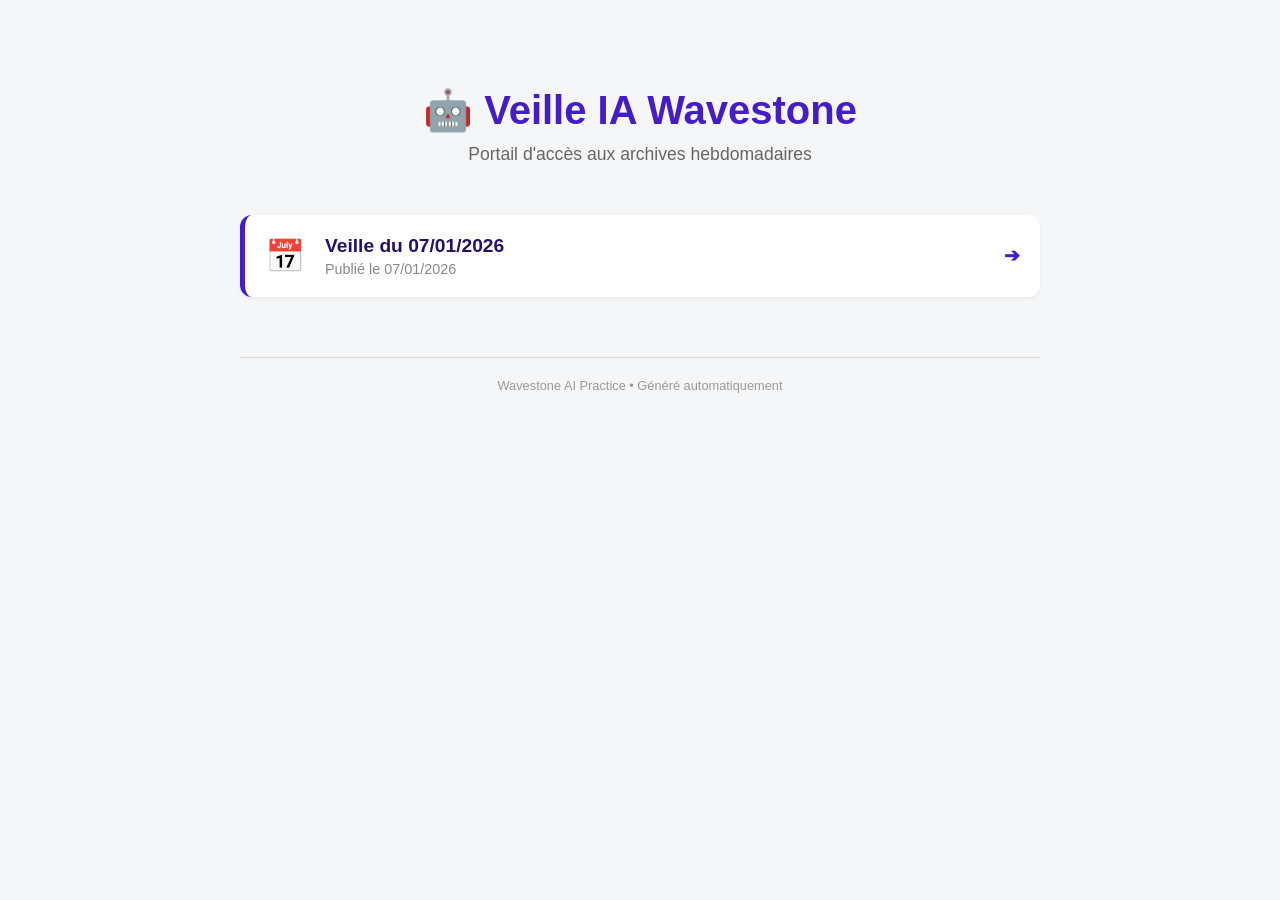
<file: index.html>
<!DOCTYPE html>
    <html lang="fr">
    <head>
        <meta charset="UTF-8">
        <meta name="viewport" content="width=device-width, initial-scale=1.0">
        <title>Portail Veille IA - Wavestone</title>
        <style>
            :root {
                --ws-purple: #451DC7;
                --ws-dark: #250F6B;
                --ws-green: #04F06A;
                --bg: #F4F6F8;
                --text: #333;
            }
            body { font-family: 'Segoe UI', sans-serif; background: var(--bg); color: var(--text); margin: 0; padding: 20px; }
            .container { max-width: 800px; margin: 0 auto; }
            
            header { text-align: center; margin-bottom: 50px; padding-top: 40px; }
            h1 { color: var(--ws-purple); font-size: 2.5rem; margin-bottom: 10px; }
            .subtitle { color: #666; font-size: 1.1rem; }
            
            .grid { display: flex; flex-direction: column; gap: 15px; }
            
            .veille-card { 
                display: flex; align-items: center; background: white; padding: 20px; 
                border-radius: 12px; text-decoration: none; color: inherit;
                box-shadow: 0 2px 4px rgba(0,0,0,0.05); transition: all 0.2s;
                border-left: 5px solid var(--ws-purple);
            }
            .veille-card:hover { transform: translateY(-3px); box-shadow: 0 5px 15px rgba(69, 29, 199, 0.15); }
            
            .card-icon { font-size: 2rem; margin-right: 20px; }
            .card-content { flex-grow: 1; }
            .card-title { font-size: 1.2rem; font-weight: bold; color: var(--ws-dark); }
            .card-date { color: #888; font-size: 0.9rem; margin-top: 4px; }
            .card-arrow { color: var(--ws-purple); font-weight: bold; font-size: 1.2rem; }
            
            footer { margin-top: 60px; text-align: center; color: #999; font-size: 0.8rem; border-top: 1px solid #ddd; padding-top: 20px; }
        </style>
    </head>
    <body>
        <div class="container">
            <header>
                <h1>🤖 Veille IA Wavestone</h1>
                <div class="subtitle">Portail d'accès aux archives hebdomadaires</div>
            </header>
            
            <div class="grid">
                
        <a href="outputs/pages/Veille_IA_2026-01-07.html" class="veille-card">
            <div class="card-icon">📅</div>
            <div class="card-content">
                <div class="card-title">Veille du 07/01/2026</div>
                <div class="card-date">Publié le 07/01/2026</div>
            </div>
            <div class="card-arrow">➔</div>
        </a>
        
            </div>

            <footer>
                Wavestone AI Practice • Généré automatiquement
            </footer>
        </div>
    </body>
    </html>
</file>
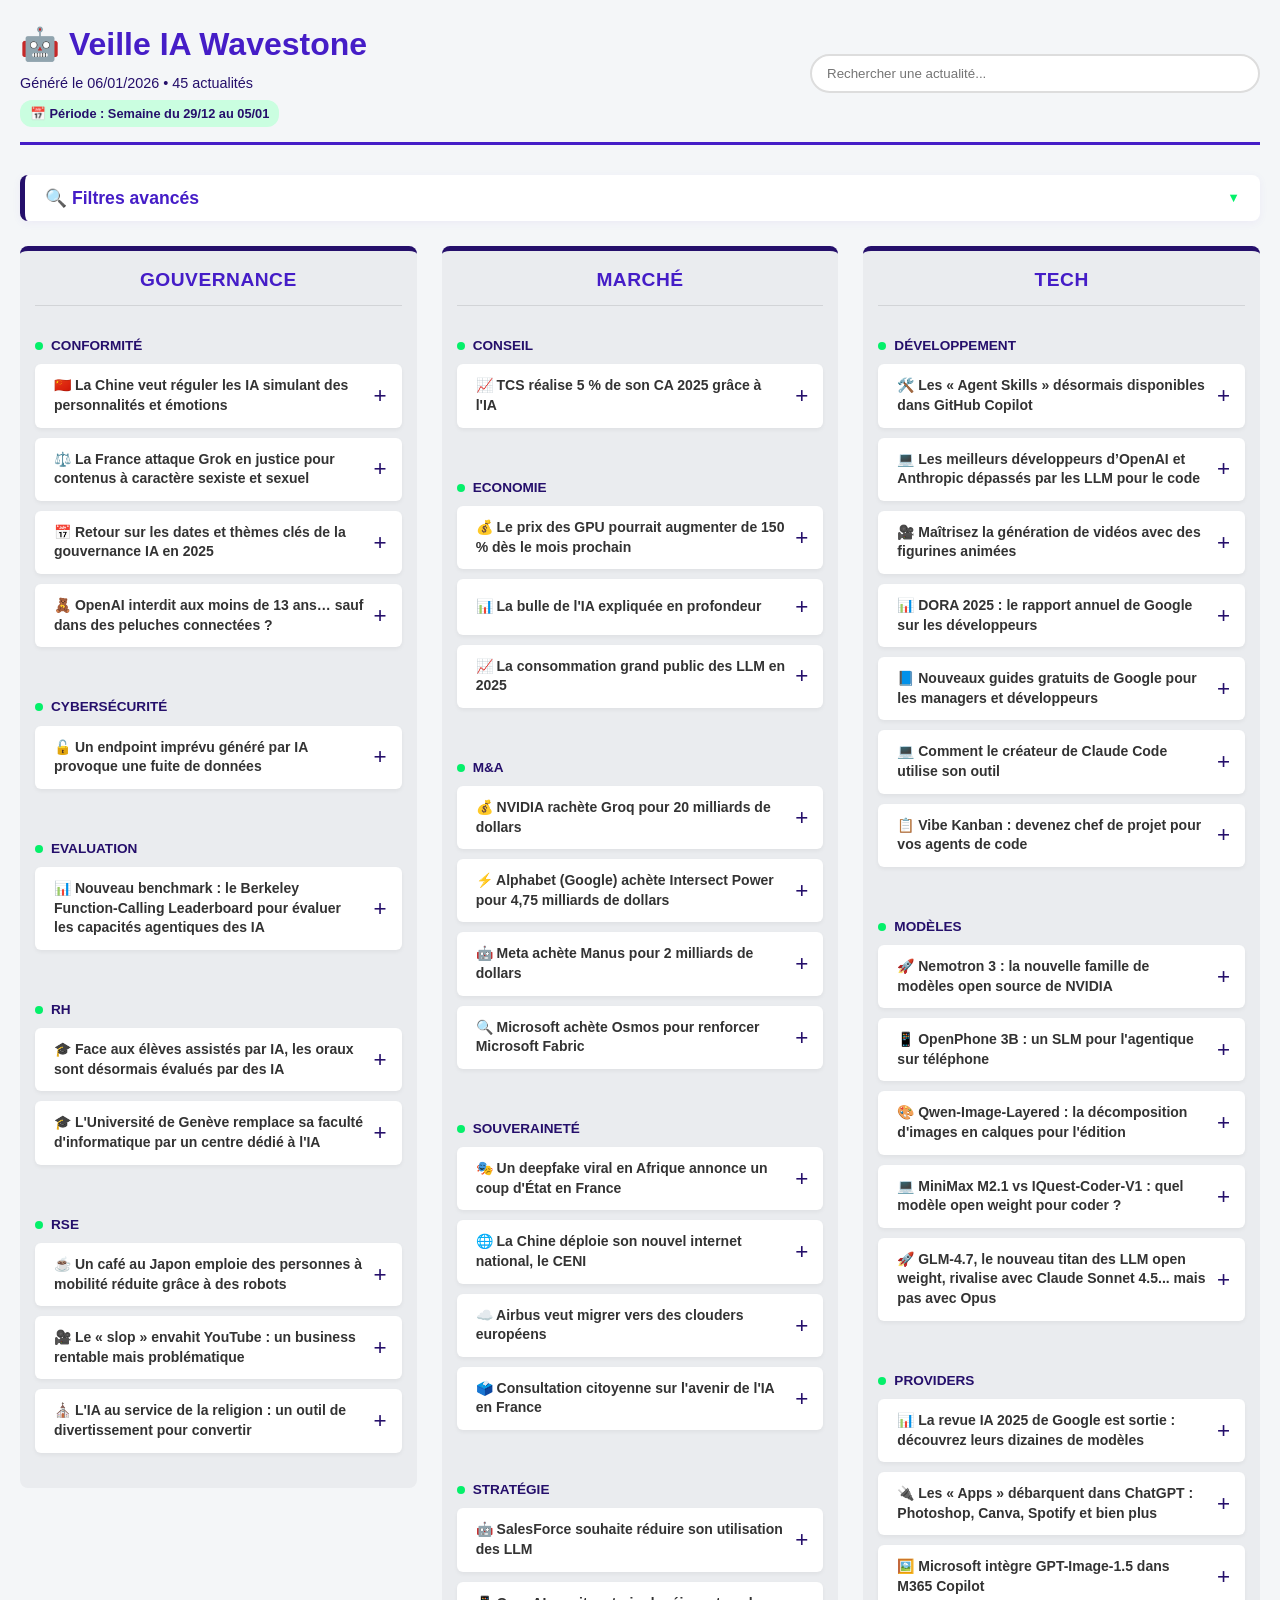
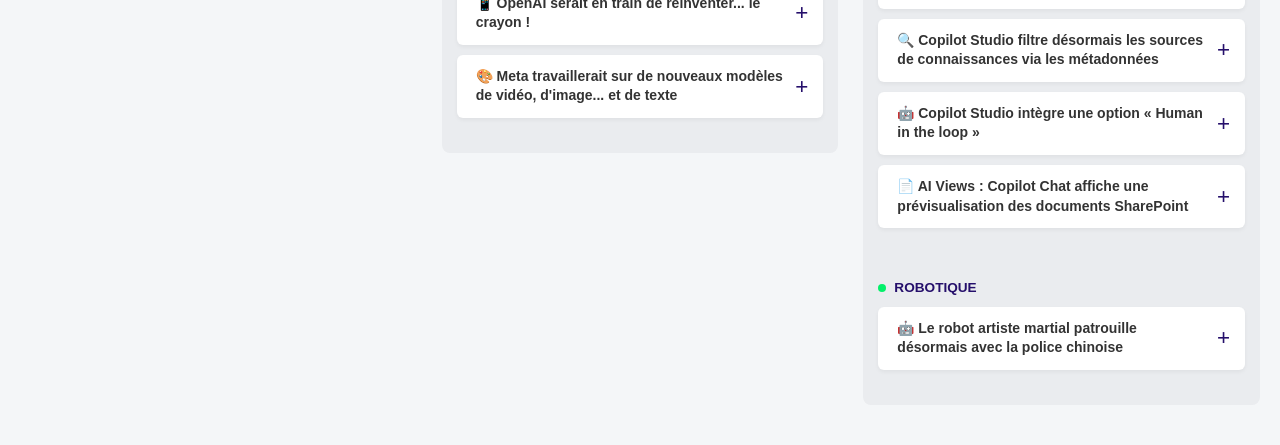
<file: Veille_IA_2026-01-06.html>
<!DOCTYPE html>
        <html lang="fr">
        <head>
            <meta charset="UTF-8">
            <meta name="viewport" content="width=device-width, initial-scale=1.0">
            <title>🤖 Veille IA Wavestone</title>
            
        <style>
            :root {
                --ws-purple-main: #451DC7; --ws-purple-dark: #250F6B; --ws-green-bright: #04F06A; 
                --ws-green-light: #CAFEE0; --ws-black: #000000; --ws-white: #FFFFFF; --ws-gray-bg: #F4F6F8;
                --primary: var(--ws-purple-main); --secondary: var(--ws-purple-dark); --accent: var(--ws-green-bright);
                --highlight: var(--ws-green-light); --bg: var(--ws-gray-bg); --card-bg: var(--ws-white); --text: #333333;
                --border-radius: 8px;
            }
            body { font-family: 'Aptos', 'Segoe UI', Roboto, Helvetica, Arial, sans-serif; background-color: var(--bg); color: var(--text); margin: 0; padding: 20px; line-height: 1.5; font-size: 14px; }
            .container { max-width: 1600px; margin: 0 auto; }
            header { display: flex; justify-content: space-between; align-items: center; margin-bottom: 30px; border-bottom: 3px solid var(--primary); padding-bottom: 15px; }
            h1 { color: var(--primary); font-size: 2rem; margin: 0; font-weight: 600; }
            .meta { color: var(--secondary); font-size: 0.9rem; margin-top: 5px; display: block; font-weight: 500; }
            .date-badge { display: inline-block; background: var(--ws-green-light); color: var(--ws-purple-dark); padding: 4px 10px; border-radius: 12px; font-size: 0.8rem; font-weight: bold; margin-top: 5px; }
            
            /* Filters */
            .filters-panel { background: var(--card-bg); padding: 10px 20px; border-radius: var(--border-radius); box-shadow: 0 2px 10px rgba(69, 29, 199, 0.05); margin-bottom: 25px; border-left: 5px solid var(--secondary); }
            .filters-header { cursor: pointer; display: flex; justify-content: space-between; align-items: center; font-weight: 600; color: var(--primary); font-size: 1.1rem; }
            .filters-header::after { content: '▼'; font-size: 0.8rem; margin-left: 10px; transition: transform 0.3s; color: var(--accent); }
            .filters-panel.open .filters-header::after { transform: rotate(180deg); }
            .filters-body { display: none; margin-top: 20px; border-top: 1px solid #eee; padding-top: 20px; }
            .filters-panel.open .filters-body { display: block; animation: slideDown 0.3s ease-out; }
            .filters-grid { display: flex; gap: 20px; }
            .filter-col { flex: 1; background: var(--bg); padding: 15px; border-radius: 4px; }
            .filter-col h4 { margin: 0 0 15px 0; font-size: 1rem; color: var(--secondary); border-bottom: 2px solid var(--ws-green-light); padding-bottom: 5px; }
            .checkbox-group { display: flex; flex-direction: column; gap: 8px; }
            .checkbox-label { display: flex; align-items: center; cursor: pointer; font-size: 0.9rem; color: #444; transition: color 0.2s; }
            .checkbox-label:hover { color: var(--primary); }
            .checkbox-label input { accent-color: var(--primary); margin-right: 10px; }
            .checkbox-label.checked { font-weight: bold; color: var(--primary); }

            /* Search */
            .search-box { flex-grow: 1; min-width: 250px; max-width: 450px; margin-left: 20px;}
            .search-box input { width: 100%; padding: 10px 15px; border: 2px solid #ddd; border-radius: 20px; font-family: inherit; transition: border-color 0.2s; box-sizing: border-box; }
            .search-box input:focus { outline: none; border-color: var(--primary); }

            /* Columns & Cards */
            .columns-container { display: flex; gap: 25px; overflow-x: auto; align-items: flex-start; padding-bottom: 20px; }
            .column { flex: 1; min-width: 320px; background: #EAECEF; border-radius: var(--border-radius); padding: 15px; display: flex; flex-direction: column; gap: 15px; border-top: 5px solid var(--secondary); }
            .col-header { font-size: 1.2rem; font-weight: 700; text-align: center; color: var(--primary); padding-bottom: 10px; border-bottom: 1px solid rgba(0,0,0,0.1); text-transform: uppercase; letter-spacing: 0.5px; }
            .sub-group { margin-bottom: 10px; }
            .sub-header { font-size: 0.85rem; font-weight: 700; color: var(--secondary); margin: 15px 0 8px 0; text-transform: uppercase; display: flex; align-items: center; }
            .sub-header::before { content: ''; display: inline-block; width: 8px; height: 8px; background-color: var(--accent); border-radius: 50%; margin-right: 8px; }
            .news-item { background: var(--card-bg); border-radius: 6px; box-shadow: 0 2px 4px rgba(0,0,0,0.05); overflow: hidden; margin-bottom: 10px; transition: all 0.2s; border-left: 4px solid transparent; }
            .news-item:hover { box-shadow: 0 4px 12px rgba(69, 29, 199, 0.15); transform: translateY(-2px); }
            .news-title { padding: 12px 15px; cursor: pointer; font-weight: 600; color: var(--text); display: flex; justify-content: space-between; align-items: center; line-height: 1.4; }
            .news-title span { display: block; padding-right: 10px; }
            .news-title::after { content: '+'; font-size: 1.4rem; color: var(--secondary); font-weight: 300; flex-shrink: 0; }
            .news-item.active { border-left-color: var(--accent); }
            .news-item.active .news-title { background-color: var(--highlight); color: var(--ws-black); }
            .news-item.active .news-title::after { content: '−'; color: var(--primary); }
            .news-content { display: none; padding: 15px; border-top: 1px solid var(--ws-green-light); font-size: 0.95rem; color: #333; background: #fff; }
            .news-item.active .news-content { display: block; }
            .news-content b { color: var(--secondary); }
            .news-description-text { margin-bottom: 10px; }

            /* Links & Actions */
            .links { margin-top: 15px; padding-top: 10px; border-top: 1px dashed #ddd; font-size: 0.85rem; }
            .links ul { list-style-type: none; padding-left: 0; margin-bottom: 10px; }
            .links li { margin-bottom: 5px; display: flex; align-items: center; }
            .links a { color: #4682b4; text-decoration: none; font-weight: 500; text-overflow: ellipsis; white-space: nowrap; overflow: hidden; max-width: 250px; display: inline-block; vertical-align: middle;}
            .links a:hover { text-decoration: underline; color: var(--primary); }
            .actions { display: flex; justify-content: flex-end; margin-top: 10px; }
            .copy-btn { background-color: transparent; color: var(--primary); border: 1px solid var(--primary); padding: 5px 10px; border-radius: 4px; cursor: pointer; font-size: 0.8rem; font-weight: 600; transition: all 0.2s; display: flex; align-items: center; gap: 5px; }
            .copy-btn:hover { background-color: var(--primary); color: white; }
            .copy-btn:active { transform: scale(0.95); }
            
            @media (max-width: 768px) { 
                .columns-container, .filters-grid { flex-direction: column; } 
                header { flex-direction: column; align-items: flex-start; gap: 15px; }
                .search-box { margin-left: 0; width: 100%; max-width: 100%; }
            }
            @keyframes slideDown { from { opacity: 0; transform: translateY(-10px); } to { opacity: 1; transform: translateY(0); } }
        </style>
        
        </head>
        <body>
            <div class="container">
                <header>
                    <div>
                        <h1>🤖 Veille IA Wavestone</h1>
                        <span class="meta">Généré le 06/01/2026 • 45 actualités</span>
                        <div class="date-badge">📅 Période : Semaine du 29/12 au 05/01</div>
                    </div>
                    <div class="search-box">
                        <input type="text" id="searchInput" placeholder="Rechercher une actualité...">
                    </div>
                </header>
                <div class="filters-panel">
                    <div class="filters-header"><span>🔍 Filtres avancés</span></div>
                    <div class="filters-body"><div class="filters-grid">
            <div class="filter-col">
                <h4><label style="cursor:pointer;"><input type="checkbox" class="cat-cb" value="Gouvernance"> Gouvernance</label></h4>
                <div class="checkbox-group"><label class="checkbox-label"><input type="checkbox" class="sub-cb" value="Conformité"> Conformité</label><label class="checkbox-label"><input type="checkbox" class="sub-cb" value="Cybersécurité"> Cybersécurité</label><label class="checkbox-label"><input type="checkbox" class="sub-cb" value="Evaluation"> Evaluation</label><label class="checkbox-label"><input type="checkbox" class="sub-cb" value="RH"> RH</label><label class="checkbox-label"><input type="checkbox" class="sub-cb" value="RSE"> RSE</label></div>
            </div>
            <div class="filter-col">
                <h4><label style="cursor:pointer;"><input type="checkbox" class="cat-cb" value="Marché"> Marché</label></h4>
                <div class="checkbox-group"><label class="checkbox-label"><input type="checkbox" class="sub-cb" value="Conseil"> Conseil</label><label class="checkbox-label"><input type="checkbox" class="sub-cb" value="Economie"> Economie</label><label class="checkbox-label"><input type="checkbox" class="sub-cb" value="M&A"> M&A</label><label class="checkbox-label"><input type="checkbox" class="sub-cb" value="Souveraineté"> Souveraineté</label><label class="checkbox-label"><input type="checkbox" class="sub-cb" value="Stratégie"> Stratégie</label></div>
            </div>
            <div class="filter-col">
                <h4><label style="cursor:pointer;"><input type="checkbox" class="cat-cb" value="Tech"> Tech</label></h4>
                <div class="checkbox-group"><label class="checkbox-label"><input type="checkbox" class="sub-cb" value="Développement"> Développement</label><label class="checkbox-label"><input type="checkbox" class="sub-cb" value="Modèles"> Modèles</label><label class="checkbox-label"><input type="checkbox" class="sub-cb" value="Providers"> Providers</label><label class="checkbox-label"><input type="checkbox" class="sub-cb" value="Robotique"> Robotique</label></div>
            </div></div></div>
                </div>
                <div class="columns-container"><div class="column" data-cat="Gouvernance"><div class="col-header">Gouvernance</div><div class="sub-group"><div class="sub-header">Conformité</div>
                    <div class="news-item" data-cat="Gouvernance" data-sub="Conformité">
                        <div class="news-title"><span>🇨🇳 La Chine veut réguler les IA simulant des personnalités et émotions</span></div>
                        <div class="news-content">
                            <div class="news-description-text">Pour <b>protéger ses utilisateurs</b> et prévenir les <i>addictions</i>, la Chine envisage de réguler les <b>chatbots</b> aux comportements trop « humains ». Les fournisseurs devront évaluer le <i>niveau émotionnel</i> des utilisateurs et prendre des mesures si nécessaire. La <b>sécurité nationale</b>, la violence, la vulgarité et les rumeurs seront également interdites.</div>
                            <div class="links"><ul><li>🔗 <a href="https://www.reuters.com/world/asia-pacific/china-issues-drafts-rules-regulate-ai-with-human-like-interaction-2025-12-27/" target="_blank" title="https://www.reuters.com/world/asia-pacific/china-issues-drafts-rules-regulate-ai-with-human-like-interaction-2025-12-27/">reuters.com</a></li><li>🔗 <a href="https://www.linkedin.com/posts/matthieu-polaina-4385891b1_ia-aiact-transparence-activity-7411081626450964480-FNwz?utm_source=share&utm_medium=member_desktop&rcm=ACoAACLcS_8B2D9xkE2p6RvxoOPp_HM8CT4JqHQ" target="_blank" title="https://www.linkedin.com/posts/matthieu-polaina-4385891b1_ia-aiact-transparence-activity-7411081626450964480-FNwz?utm_source=share&utm_medium=member_desktop&rcm=ACoAACLcS_8B2D9xkE2p6RvxoOPp_HM8CT4JqHQ">linkedin.com</a></li></ul></div><div class="actions"><button class="copy-btn">📋 Copier pour Teams</button></div>
                        </div>
                    </div>
                    <div class="news-item" data-cat="Gouvernance" data-sub="Conformité">
                        <div class="news-title"><span>⚖️ La France attaque Grok en justice pour contenus à caractère sexiste et sexuel</span></div>
                        <div class="news-content">
                            <div class="news-description-text">Trois <b>ministres français</b> ont saisi le parquet pour engager des poursuites contre <b>xAI</b> (Grok). L'IA a été utilisée pour <i>dénuder des personnes</i>, y compris des <b>mineures</b>, via un simple prompt. L'<b>Arcom</b> et <b>Pharos</b> ont également été saisis. Le parquet rappelle que le <i>montage à caractère sexuel sans consentement</i> est puni de <b>2 ans de prison</b> et <b>60 000 € d'amende</b>.</div>
                            <div class="links"><ul><li>🔗 <a href="https://presse.economie.gouv.fr/reaction-du-gouvernement-concernant-la-generation-par-grok-lia-generative-de-x-de-contenus-a-caractere-sexiste-et-sexuel/" target="_blank" title="https://presse.economie.gouv.fr/reaction-du-gouvernement-concernant-la-generation-par-grok-lia-generative-de-x-de-contenus-a-caractere-sexiste-et-sexuel/">presse.economie.gouv.fr</a></li><li>🔗 <a href="https://www.lemonde.fr/pixels/article/2026/01/02/enleve-lui-ses-vetements-l-intelligence-artificielle-grok-detournee-pour-denuder-des-femmes-et-des-mineurs-sur-x_6660363_4408996.html" target="_blank" title="https://www.lemonde.fr/pixels/article/2026/01/02/enleve-lui-ses-vetements-l-intelligence-artificielle-grok-detournee-pour-denuder-des-femmes-et-des-mineurs-sur-x_6660363_4408996.html">lemonde.fr</a></li><li>🔗 <a href="https://www.linkedin.com/posts/ong-johnson-a64633bb_as-a-tech-and-privacy-lawyer-i-never-imagined-activity-7413095812358025216-2hi3?utm_source=share&utm_medium=member_desktop&rcm=ACoAACLcS_8B2D9xkE2p6RvxoOPp_HM8CT4JqHQ" target="_blank" title="https://www.linkedin.com/posts/ong-johnson-a64633bb_as-a-tech-and-privacy-lawyer-i-never-imagined-activity-7413095812358025216-2hi3?utm_source=share&utm_medium=member_desktop&rcm=ACoAACLcS_8B2D9xkE2p6RvxoOPp_HM8CT4JqHQ">linkedin.com</a></li><li>🔗 <a href="https://www.readtpa.com/p/grok-cant-apologize-grok-isnt-sentient" target="_blank" title="https://www.readtpa.com/p/grok-cant-apologize-grok-isnt-sentient">readtpa.com</a></li><li>🔗 <a href="https://x.com/grok/status/2007084406817652848?s=20" target="_blank" title="https://x.com/grok/status/2007084406817652848?s=20">x.com</a></li></ul></div><div class="actions"><button class="copy-btn">📋 Copier pour Teams</button></div>
                        </div>
                    </div>
                    <div class="news-item" data-cat="Gouvernance" data-sub="Conformité">
                        <div class="news-title"><span>📅 Retour sur les dates et thèmes clés de la gouvernance IA en 2025</span></div>
                        <div class="news-content">
                            <div class="news-description-text">Olivet Patel, <b>responsable de la gouvernance IA chez AstraZeneca</b>, a publié une revue des <i>70 annonces majeures</i> de 2025, accompagnée d'une <b>infographie des dates clés</b> et des <i>8 grands thèmes</i> de l'année : <br>⦁ <b>Conformité au EU AI Act</b> devient une réalité. <br>⦁ Mais l'<i>effet Bruxelles</i> reste limité. <br>⦁ Approches divergentes aux <b>États-Unis</b> (fédéral vs États). <br>⦁ Les <b>modèles de fondation</b> restent ciblés par les régulations. <br>⦁ Focus croissant sur le <i>marquage et l'étiquetage</i> des contenus IA. <br>⦁ Prédominance du <b>soft law</b>, des normes techniques et des collaborations public-privé. <br>⦁ Beaucoup de discussions, mais peu d'actions concrètes sur la scène internationale. <br>⦁ La <i>course à l'IA</i> entre les <b>États-Unis et la Chine</b> et l'évolution des contrôles à l'export.</div>
                            <div class="links"><ul><li>🔗 <a href="https://oliverpatel.substack.com/p/ai-governance-in-2025-a-year-in-review" target="_blank" title="https://oliverpatel.substack.com/p/ai-governance-in-2025-a-year-in-review">oliverpatel.substack.com</a></li><li>🔗 <a href="https://www.linkedin.com/posts/oliver-patel_ive-just-published-ai-governance-in-2025-activity-7413207039520288769-tyS1?utm_source=share&utm_medium=member_desktop&rcm=ACoAACLcS_8B2D9xkE2p6RvxoOPp_HM8CT4JqHQ" target="_blank" title="https://www.linkedin.com/posts/oliver-patel_ive-just-published-ai-governance-in-2025-activity-7413207039520288769-tyS1?utm_source=share&utm_medium=member_desktop&rcm=ACoAACLcS_8B2D9xkE2p6RvxoOPp_HM8CT4JqHQ">linkedin.com</a></li></ul></div><div class="actions"><button class="copy-btn">📋 Copier pour Teams</button></div>
                        </div>
                    </div>
                    <div class="news-item" data-cat="Gouvernance" data-sub="Conformité">
                        <div class="news-title"><span>🧸 OpenAI interdit aux moins de 13 ans… sauf dans des peluches connectées ?</span></div>
                        <div class="news-content">
                            <div class="news-description-text">La <b>politique d'OpenAI</b> interdit l'accès à <b>ChatGPT</b> aux enfants de moins de 13 ans. Pourtant, le jouet <b>Kumma</b>, un ours en peluche connecté à ChatGPT, a été commercialisé par <b>FoloToy</b>. Problème : le jouet répondait à des questions sur des <i>allumettes</i>, <i>couteaux</i>, <i>pilules</i> ou <i>objets sexuels</i>. Le fabricant a retiré le produit, mais cela soulève des questions sur les <b>gardes-fous</b>, la <i>législation</i> et la <b>responsabilité</b> pour les IA accessibles aux enfants.</div>
                            <div class="links"><ul><li>🔗 <a href="https://www.theverge.com/ai-artificial-intelligence/846573/ai-toys-built-on-openais-chatgpt-inappropriate-content-senators-letter" target="_blank" title="https://www.theverge.com/ai-artificial-intelligence/846573/ai-toys-built-on-openais-chatgpt-inappropriate-content-senators-letter">theverge.com</a></li><li>🔗 <a href="https://www.linkedin.com/posts/activity-7410337450113380352-PyVg?utm_source=share&utm_medium=member_desktop&rcm=ACoAACLcS_8B2D9xkE2p6RvxoOPp_HM8CT4JqHQ" target="_blank" title="https://www.linkedin.com/posts/activity-7410337450113380352-PyVg?utm_source=share&utm_medium=member_desktop&rcm=ACoAACLcS_8B2D9xkE2p6RvxoOPp_HM8CT4JqHQ">linkedin.com</a></li><li>🔗 <a href="https://fr.ign.com/chatgpt/82800/news/quand-un-animal-en-peluche-devient-trop-dangereux-avec-son-ia" target="_blank" title="https://fr.ign.com/chatgpt/82800/news/quand-un-animal-en-peluche-devient-trop-dangereux-avec-son-ia">fr.ign.com</a></li><li>🔗 <a href="https://folotoy.com/" target="_blank" title="https://folotoy.com/">folotoy.com</a></li></ul></div><div class="actions"><button class="copy-btn">📋 Copier pour Teams</button></div>
                        </div>
                    </div></div><div class="sub-group"><div class="sub-header">Cybersécurité</div>
                    <div class="news-item" data-cat="Gouvernance" data-sub="Cybersécurité">
                        <div class="news-title"><span>🔓 Un endpoint imprévu généré par IA provoque une fuite de données</span></div>
                        <div class="news-content">
                            <div class="news-description-text">Une <b>fintech</b> a découvert que des attaquants exploitaient un <i>endpoint non documenté</i> pour extraire des <b>données personnelles</b>. Enquête révélée : <b>GitHub Copilot</b> avait ajouté cet endpoint trois semaines plus tôt. Un rappel crucial : <i>toujours faire valider le code par un humain avant déploiement</i>.</div>
                            <div class="links"><ul><li>🔗 <a href="https://www.linkedin.com/posts/korben_api-fant%C3%B4me-quand-lia-cr%C3%A9e-des-backdoors-activity-7409239387802144768-Eg3q?utm_source=share&utm_medium=member_desktop&rcm=ACoAACLcS_8B2D9xkE2p6RvxoOPp_HM8CT4JqHQ" target="_blank" title="https://www.linkedin.com/posts/korben_api-fant%C3%B4me-quand-lia-cr%C3%A9e-des-backdoors-activity-7409239387802144768-Eg3q?utm_source=share&utm_medium=member_desktop&rcm=ACoAACLcS_8B2D9xkE2p6RvxoOPp_HM8CT4JqHQ">linkedin.com</a></li><li>🔗 <a href="https://dzone.com/articles/security-risks-in-ai-generated-code" target="_blank" title="https://dzone.com/articles/security-risks-in-ai-generated-code">dzone.com</a></li></ul></div><div class="actions"><button class="copy-btn">📋 Copier pour Teams</button></div>
                        </div>
                    </div></div><div class="sub-group"><div class="sub-header">Evaluation</div>
                    <div class="news-item" data-cat="Gouvernance" data-sub="Evaluation">
                        <div class="news-title"><span>📊 Nouveau benchmark : le Berkeley Function-Calling Leaderboard pour évaluer les capacités agentiques des IA</span></div>
                        <div class="news-content">
                            <div class="news-description-text">L'<b>IA agentique</b> nécessite des capacités spécifiques comme le <i>suivi d'instructions</i>, la <i>résolution de problèmes</i> et surtout l'<b>appel d'outils</b>. De nouveaux benchmarks émergent pour évaluer ces compétences, comme le <b>BFCL</b> (Berkeley Function-Calling Leaderboard), qui vérifie que les modèles appellent correctement les outils dont ils ont besoin. Actuellement, les modèles <b>Claude 4.5</b> dominent ce classement.</div>
                            <div class="links"><ul><li>🔗 <a href="https://www.linkedin.com/posts/alexandre-dos-santos-78604810b_bfcl-agenticai-functioncalling-activity-7408506042105503744-nY9S?utm_source=share&utm_medium=member_desktop&rcm=ACoAACLcS_8B2D9xkE2p6RvxoOPp_HM8CT4JqHQ" target="_blank" title="https://www.linkedin.com/posts/alexandre-dos-santos-78604810b_bfcl-agenticai-functioncalling-activity-7408506042105503744-nY9S?utm_source=share&utm_medium=member_desktop&rcm=ACoAACLcS_8B2D9xkE2p6RvxoOPp_HM8CT4JqHQ">linkedin.com</a></li><li>🔗 <a href="https://gorilla.cs.berkeley.edu/leaderboard.html" target="_blank" title="https://gorilla.cs.berkeley.edu/leaderboard.html">gorilla.cs.berkeley.edu</a></li></ul></div><div class="actions"><button class="copy-btn">📋 Copier pour Teams</button></div>
                        </div>
                    </div></div><div class="sub-group"><div class="sub-header">RH</div>
                    <div class="news-item" data-cat="Gouvernance" data-sub="RH">
                        <div class="news-title"><span>🎓 Face aux élèves assistés par IA, les oraux sont désormais évalués par des IA</span></div>
                        <div class="news-content">
                            <div class="news-description-text">À la <b>Stern School of Business</b> (New York), un professeur utilise des <b>IA conversationnelles</b> (ElevenLabs) pour faire passer des <i>oraux</i> à ses étudiants. Objectif : limiter l'<b>assistance par IA</b> dans les devoirs et évaluer les <i>compétences personnelles</i>. Les questions sont générées aléatoirement, évitant les fuites de sujets. Coût : <b>15 $</b> pour 36 étudiants. Une solution innovante pour le <b>recrutement</b> et la <i>gestion des compétences</i> en entreprise.</div>
                            <div class="links"><ul><li>🔗 <a href="https://www.behind-the-enemy-lines.com/2025/12/fighting-fire-with-fire-scalable-oral.html?m=1" target="_blank" title="https://www.behind-the-enemy-lines.com/2025/12/fighting-fire-with-fire-scalable-oral.html?m=1">behind-the-enemy-lines.com</a></li><li>🔗 <a href="https://www.linkedin.com/posts/fredcavazza_fighting-fire-with-fire-scalable-oral-exams-activity-7413857290341990400-aSGn?utm_source=share&utm_medium=member_desktop&rcm=ACoAACLcS_8B2D9xkE2p6RvxoOPp_HM8CT4JqHQ" target="_blank" title="https://www.linkedin.com/posts/fredcavazza_fighting-fire-with-fire-scalable-oral-exams-activity-7413857290341990400-aSGn?utm_source=share&utm_medium=member_desktop&rcm=ACoAACLcS_8B2D9xkE2p6RvxoOPp_HM8CT4JqHQ">linkedin.com</a></li></ul></div><div class="actions"><button class="copy-btn">📋 Copier pour Teams</button></div>
                        </div>
                    </div>
                    <div class="news-item" data-cat="Gouvernance" data-sub="RH">
                        <div class="news-title"><span>🎓 L'Université de Genève remplace sa faculté d'informatique par un centre dédié à l'IA</span></div>
                        <div class="news-content">
                            <div class="news-description-text">Après plusieurs annonces sur le remplacement des <b>développeurs</b> par l'<b>IA</b>, les universités révisent profondément leurs parcours. L'Université de Genève n'accepte désormais plus d'admissions en Bachelor ou Master en <i>systèmes d'information</i> ou <i>services digitaux</i>. Elle crée à la place une nouvelle formation centrée sur l'<b>intelligence artificielle</b>, remplaçant le Centre Universitaire d'Informatique en cours de dissolution. Bien que les étudiants actuels ne soient pas impactés, des <b>manifestations</b> ont lieu pour s'opposer à cette transformation. Dans quelques années, les <b>compétences en informatique</b> traditionnelles seront-elles encore disponibles sur le marché, ou seront-elles entièrement remplacées par des profils spécialisés en IA ? Quel sera l'impact sur le <b>marché de l'emploi</b> ?</div>
                            <div class="links"><ul><li>🔗 <a href="https://www.swissinfo.ch/eng/swiss-ai/university-of-geneva-dissolves-it-centre-and-creates-ai-platform/90665695" target="_blank" title="https://www.swissinfo.ch/eng/swiss-ai/university-of-geneva-dissolves-it-centre-and-creates-ai-platform/90665695">swissinfo.ch</a></li><li>🔗 <a href="https://www.linkedin.com/posts/tinavanheerden_for-years-weve-been-told-that-programmers-activity-7408125236690296833-l6La?utm_source=share&utm_medium=member_desktop&rcm=ACoAACLcS_8B2D9xkE2p6RvxoOPp_HM8CT4JqHQ" target="_blank" title="https://www.linkedin.com/posts/tinavanheerden_for-years-weve-been-told-that-programmers-activity-7408125236690296833-l6La?utm_source=share&utm_medium=member_desktop&rcm=ACoAACLcS_8B2D9xkE2p6RvxoOPp_HM8CT4JqHQ">linkedin.com</a></li></ul></div><div class="actions"><button class="copy-btn">📋 Copier pour Teams</button></div>
                        </div>
                    </div></div><div class="sub-group"><div class="sub-header">RSE</div>
                    <div class="news-item" data-cat="Gouvernance" data-sub="RSE">
                        <div class="news-title"><span>☕ Un café au Japon emploie des personnes à mobilité réduite grâce à des robots</span></div>
                        <div class="news-content">
                            <div class="news-description-text">À Tokyo, le <b>DAWN Avatar Robot Cafe</b> utilise des robots pour servir ses clients. La particularité ? Ces robots sont pilotés à distance par des <i>personnes à mobilité réduite</i>, leur permettant de travailler comme serveurs depuis leur domicile. Une initiative innovante pour l'<b>inclusion professionnelle</b>.</div>
                            <div class="links"><ul><li>🔗 <a href="https://www.linkedin.com/posts/evolving-ai_in-tokyo-a-caf%C3%A9-is-offering-a-new-way-activity-7409208007563317248-aIMe?utm_source=share&utm_medium=member_desktop&rcm=ACoAACLcS_8B2D9xkE2p6RvxoOPp_HM8CT4JqHQ" target="_blank" title="https://www.linkedin.com/posts/evolving-ai_in-tokyo-a-caf%C3%A9-is-offering-a-new-way-activity-7409208007563317248-aIMe?utm_source=share&utm_medium=member_desktop&rcm=ACoAACLcS_8B2D9xkE2p6RvxoOPp_HM8CT4JqHQ">linkedin.com</a></li></ul></div><div class="actions"><button class="copy-btn">📋 Copier pour Teams</button></div>
                        </div>
                    </div>
                    <div class="news-item" data-cat="Gouvernance" data-sub="RSE">
                        <div class="news-title"><span>🎥 Le « slop » envahit YouTube : un business rentable mais problématique</span></div>
                        <div class="news-content">
                            <div class="news-description-text">Les <b>vidéos générées par IA</b>, souvent de qualité médiocre, se multiplient sur YouTube car elles génèrent des revenus publicitaires. Dans un épisode de <i>« Le dessous des images »</i>, Arte explique en 10 minutes les <b>méthodes de création</b>, les <i>motivations économiques</i> et les <b>conséquences</b> sur l'expérience utilisateur.</div>
                            <div class="links"><ul><li>🔗 <a href="https://www.youtube.com/watch?v=mqEnhLnGffQ" target="_blank" title="https://www.youtube.com/watch?v=mqEnhLnGffQ">youtube.com</a></li></ul></div><div class="actions"><button class="copy-btn">📋 Copier pour Teams</button></div>
                        </div>
                    </div>
                    <div class="news-item" data-cat="Gouvernance" data-sub="RSE">
                        <div class="news-title"><span>⛪ L'IA au service de la religion : un outil de divertissement pour convertir</span></div>
                        <div class="news-content">
                            <div class="news-description-text">Les <b>évangéliques américains</b> exploitent l'<b>IA générative</b> pour attirer de nouveaux fidèles. Leur dernière innovation ? Des <i>bandes-annonces de la Bible</i> générées par IA. Arte analyse dans <i>« Le dessous des images »</i> comment ces vidéos sont conçues et leur lien avec les <b>techniques de marketing et de divertissement</b>.</div>
                            <div class="links"><ul><li>🔗 <a href="https://www.youtube.com/watch?v=mymFcHYxwDM" target="_blank" title="https://www.youtube.com/watch?v=mymFcHYxwDM">youtube.com</a></li></ul></div><div class="actions"><button class="copy-btn">📋 Copier pour Teams</button></div>
                        </div>
                    </div></div></div><div class="column" data-cat="Marché"><div class="col-header">Marché</div><div class="sub-group"><div class="sub-header">Conseil</div>
                    <div class="news-item" data-cat="Marché" data-sub="Conseil">
                        <div class="news-title"><span>📈 TCS réalise 5 % de son CA 2025 grâce à l'IA</span></div>
                        <div class="news-content">
                            <div class="news-description-text">Avec une <b>croissance trimestrielle de 16,3 %</b>, les missions liées à l'<b>IA</b> représentent désormais <b>5 % du chiffre d'affaires</b> de <b>TCS</b> (Tata Consultancy Services), la deuxième plus grande <b>ESN</b> mondiale après Accenture. Forte de <b>5 500 missions supplémentaires en 2025</b>, TCS ambitionne de dépasser Accenture. Pour y parvenir, <b>97 % de ses développeurs</b> disposent désormais de licences pour des <b>outils de code assisté par IA</b>.</div>
                            <div class="links"><ul><li>🔗 <a href="https://timesofindia.indiatimes.com/technology/tech-news/tcs-quantifies-its-ai-business-for-first-time-ceo-k-krithivasan-says-ai-revenue-is-now-/articleshow/126103834.cms" target="_blank" title="https://timesofindia.indiatimes.com/technology/tech-news/tcs-quantifies-its-ai-business-for-first-time-ceo-k-krithivasan-says-ai-revenue-is-now-/articleshow/126103834.cms">timesofindia.indiatimes.com</a></li><li>🔗 <a href="https://www.linkedin.com/posts/brunoquilghini_tata-consultancy-services-la-deuxi%C3%A8me-esn-activity-7410952810390835200-VE_F?utm_source=share&utm_medium=member_desktop&rcm=ACoAACLcS_8B2D9xkE2p6RvxoOPp_HM8CT4JqHQ" target="_blank" title="https://www.linkedin.com/posts/brunoquilghini_tata-consultancy-services-la-deuxi%C3%A8me-esn-activity-7410952810390835200-VE_F?utm_source=share&utm_medium=member_desktop&rcm=ACoAACLcS_8B2D9xkE2p6RvxoOPp_HM8CT4JqHQ">linkedin.com</a></li></ul></div><div class="actions"><button class="copy-btn">📋 Copier pour Teams</button></div>
                        </div>
                    </div></div><div class="sub-group"><div class="sub-header">Economie</div>
                    <div class="news-item" data-cat="Marché" data-sub="Economie">
                        <div class="news-title"><span>💰 Le prix des GPU pourrait augmenter de 150 % dès le mois prochain</span></div>
                        <div class="news-content">
                            <div class="news-description-text">Des rapports et rumeurs indiquent que le prix des <b>cartes graphiques</b>, tant chez <b>NVIDIA</b> que chez <b>AMD</b>, pourrait subir une hausse drastique dès février. Aucune communication officielle des fournisseurs n'a encore été faite à ce sujet.</div>
                            <div class="links"><ul><li>🔗 <a href="https://mobile.newsis.com/view/NISX20251229_0003458273#_endPass" target="_blank" title="https://mobile.newsis.com/view/NISX20251229_0003458273#_endPass">mobile.newsis.com</a></li><li>🔗 <a href="https://www.instagram.com/p/DTGGTX4EeS_/" target="_blank" title="https://www.instagram.com/p/DTGGTX4EeS_/">instagram.com</a></li><li>🔗 <a href="https://www.reddit.com/r/TwoBestFriendsPlay/comments/1q22t5l/amd_and_nvidia_will_reportedly_raise_gpu_prices/?tl=fr" target="_blank" title="https://www.reddit.com/r/TwoBestFriendsPlay/comments/1q22t5l/amd_and_nvidia_will_reportedly_raise_gpu_prices/?tl=fr">reddit.com</a></li><li>🔗 <a href="https://www.linkedin.com/posts/evolving-ai_nvidia-and-amd-are-reportedly-set-to-increase-activity-7412834061116665856-W4fe?utm_source=share&utm_medium=member_desktop&rcm=ACoAACLcS_8B2D9xkE2p6RvxoOPp_HM8CT4JqHQ" target="_blank" title="https://www.linkedin.com/posts/evolving-ai_nvidia-and-amd-are-reportedly-set-to-increase-activity-7412834061116665856-W4fe?utm_source=share&utm_medium=member_desktop&rcm=ACoAACLcS_8B2D9xkE2p6RvxoOPp_HM8CT4JqHQ">linkedin.com</a></li></ul></div><div class="actions"><button class="copy-btn">📋 Copier pour Teams</button></div>
                        </div>
                    </div>
                    <div class="news-item" data-cat="Marché" data-sub="Economie">
                        <div class="news-title"><span>📊 La bulle de l'IA expliquée en profondeur</span></div>
                        <div class="news-content">
                            <div class="news-description-text"><b>Finary</b> propose une <b>vidéo de 25 minutes</b> synthétisant les différentes études sur la <b>bulle de l'IA</b>. L'analyse liste plusieurs acteurs clés pour offrir une vision réaliste du marché et conclut avec <b>trois scénarios d'évolution</b> pour les cinq prochaines années. Avec <b>300 000 vues</b> et des commentaires élogieux, il s'agit de l'une des meilleures vidéos sur le sujet... en français ! Quelques limites sont toutefois à noter, comme une <i>vision non exhaustive des acteurs</i> (peu ou pas de mention d'Anthropic, IBM ou des acteurs chinois).</div>
                            <div class="links"><ul><li>🔗 <a href="https://www.youtube.com/watch?v=tzurC3zFlw0" target="_blank" title="https://www.youtube.com/watch?v=tzurC3zFlw0">youtube.com</a></li></ul></div><div class="actions"><button class="copy-btn">📋 Copier pour Teams</button></div>
                        </div>
                    </div>
                    <div class="news-item" data-cat="Marché" data-sub="Economie">
                        <div class="news-title"><span>📈 La consommation grand public des LLM en 2025</span></div>
                        <div class="news-content">
                            <div class="news-description-text"><b>a16z</b> a publié une revue de l'évolution de l'utilisation des principaux <b>providers américains de LLM</b> (ChatGPT, Gemini, Claude, Grok, Meta et Perplexity) auprès des consommateurs. <b>ChatGPT</b> reste en tête, mais <b>Gemini</b> remonte significativement ! De plus, la croissance des <b>utilisateurs payants</b> de Gemini est deux fois plus rapide que celle de ChatGPT.</div>
                            <div class="links"><ul><li>🔗 <a href="https://a16z.com/state-of-consumer-ai-2025-product-hits-misses-and-whats-next/" target="_blank" title="https://a16z.com/state-of-consumer-ai-2025-product-hits-misses-and-whats-next/">a16z.com</a></li></ul></div><div class="actions"><button class="copy-btn">📋 Copier pour Teams</button></div>
                        </div>
                    </div></div><div class="sub-group"><div class="sub-header">M&A</div>
                    <div class="news-item" data-cat="Marché" data-sub="M&A">
                        <div class="news-title"><span>💰 NVIDIA rachète Groq pour 20 milliards de dollars</span></div>
                        <div class="news-content">
                            <div class="news-description-text">NVIDIA, leader mondial des <b>GPU</b> et entreprise à la plus haute capitalisation boursière, acquiert <b>Groq</b>, un fournisseur d'<b>API de LLM</b> et fabricant de puces <b>LPU (Language Processing Unit)</b>. Groq se distingue par une <b>architecture alternative</b> offrant une vitesse d'exécution supérieure, au détriment du coût. Cette acquisition, évaluée à <b>20 milliards de dollars</b>, permet à NVIDIA de consolider sa position face aux <b>TPU de Google</b>. Selon le CEO de Groq, leurs puces sont particulièrement adaptées à l'<b>inférence</b>, tandis que les GPU de NVIDIA excellent dans l'<b>entraînement</b>, créant une complémentarité stratégique.</div>
                            <div class="links"><ul><li>🔗 <a href="https://www.linkedin.com/posts/arnaudformationia_nvidia-rach%C3%A8te-groq-pas-grok-lia-de-musk-activity-7409835339684560896-q45i?utm_source=share&utm_medium=member_desktop&rcm=ACoAACLcS_8B2D9xkE2p6RvxoOPp_HM8CT4JqHQ" target="_blank" title="https://www.linkedin.com/posts/arnaudformationia_nvidia-rach%C3%A8te-groq-pas-grok-lia-de-musk-activity-7409835339684560896-q45i?utm_source=share&utm_medium=member_desktop&rcm=ACoAACLcS_8B2D9xkE2p6RvxoOPp_HM8CT4JqHQ">linkedin.com</a></li><li>🔗 <a href="https://www.linkedin.com/posts/aitalk_so-thats-why-nvidia-grabbed-groq-think-activity-7410564918417993728-2ZLD?utm_source=share&utm_medium=member_desktop&rcm=ACoAACLcS_8B2D9xkE2p6RvxoOPp_HM8CT4JqHQ" target="_blank" title="https://www.linkedin.com/posts/aitalk_so-thats-why-nvidia-grabbed-groq-think-activity-7410564918417993728-2ZLD?utm_source=share&utm_medium=member_desktop&rcm=ACoAACLcS_8B2D9xkE2p6RvxoOPp_HM8CT4JqHQ">linkedin.com</a></li></ul></div><div class="actions"><button class="copy-btn">📋 Copier pour Teams</button></div>
                        </div>
                    </div>
                    <div class="news-item" data-cat="Marché" data-sub="M&A">
                        <div class="news-title"><span>⚡ Alphabet (Google) achète Intersect Power pour 4,75 milliards de dollars</span></div>
                        <div class="news-content">
                            <div class="news-description-text">Alphabet, maison mère de <b>Google</b>, acquiert <b>Intersect Power</b>, une entreprise spécialisée dans la <b>production d'énergie</b>, pour <b>4,75 milliards de dollars</b>. Cette acquisition renforce l'indépendance de Google dans le domaine de l'<b>IA</b>, lui permettant de contrôler la <b>génération d'énergie</b> pour ses <b>datacenters</b>. Les parcs énergétiques devraient être pleinement opérationnels d'ici <b>2027</b>.</div>
                            <div class="links"><ul><li>🔗 <a href="https://techcrunch.com/2025/12/22/alphabet-to-buy-intersect-power-to-bypass-energy-grid-bottlenecks/" target="_blank" title="https://techcrunch.com/2025/12/22/alphabet-to-buy-intersect-power-to-bypass-energy-grid-bottlenecks/">techcrunch.com</a></li></ul></div><div class="actions"><button class="copy-btn">📋 Copier pour Teams</button></div>
                        </div>
                    </div>
                    <div class="news-item" data-cat="Marché" data-sub="M&A">
                        <div class="news-title"><span>🤖 Meta achète Manus pour 2 milliards de dollars</span></div>
                        <div class="news-content">
                            <div class="news-description-text">Meta acquiert <b>Manus</b>, une startup chinoise spécialisée dans le développement d'<b>agents IA</b> et l'<b>automatisation de tâches</b>, pour <b>2 milliards de dollars</b>. Créée en mars, Manus affiche déjà un <b>chiffre d'affaires annuel de plus de 100 millions de dollars</b>. Cette acquisition pourrait structurer l'offre de Meta, tant dans ses produits existants que dans le développement de solutions <b>agentiques</b> génératrices de revenus. Une orientation stratégique vers le <b>packaging de features</b> plutôt que l'optimisation des <b>LLM</b>, après l'échec relatif de <i>Llama 4</i>.</div>
                            <div class="links"><ul><li>🔗 <a href="https://manus.im/blog/manus-joins-meta-for-next-era-of-innovation" target="_blank" title="https://manus.im/blog/manus-joins-meta-for-next-era-of-innovation">manus.im</a></li><li>🔗 <a href="https://www.facebook.com/business/news/manus-joins-meta-accelerating-ai-innovation-for-businesses" target="_blank" title="https://www.facebook.com/business/news/manus-joins-meta-accelerating-ai-innovation-for-businesses">facebook.com</a></li><li>🔗 <a href="https://techcrunch.com/2025/12/29/meta-just-bought-manus-an-ai-startup-everyone-has-been-talking-about/" target="_blank" title="https://techcrunch.com/2025/12/29/meta-just-bought-manus-an-ai-startup-everyone-has-been-talking-about/">techcrunch.com</a></li><li>🔗 <a href="https://www.linkedin.com/posts/maxime-derian_roi-qwen-agent-activity-7411701881938333696-zoMc?utm_source=share&utm_medium=member_desktop&rcm=ACoAACLcS_8B2D9xkE2p6RvxoOPp_HM8CT4JqHQ" target="_blank" title="https://www.linkedin.com/posts/maxime-derian_roi-qwen-agent-activity-7411701881938333696-zoMc?utm_source=share&utm_medium=member_desktop&rcm=ACoAACLcS_8B2D9xkE2p6RvxoOPp_HM8CT4JqHQ">linkedin.com</a></li><li>🔗 <a href="https://www.linkedin.com/posts/aitalk_meta-just-dropped-4-5b-on-manus-an-ai-startup-activity-7411645158049427457-PNgL?utm_source=share&utm_medium=member_desktop&rcm=ACoAACLcS_8B2D9xkE2p6RvxoOPp_HM8CT4JqHQ" target="_blank" title="https://www.linkedin.com/posts/aitalk_meta-just-dropped-4-5b-on-manus-an-ai-startup-activity-7411645158049427457-PNgL?utm_source=share&utm_medium=member_desktop&rcm=ACoAACLcS_8B2D9xkE2p6RvxoOPp_HM8CT4JqHQ">linkedin.com</a></li><li>🔗 <a href="https://www.linkedin.com/posts/alexandre-dos-santos-78604810b_manus-meta-agenticai-activity-7411769808918298624-XXgZ?utm_source=share&utm_medium=member_desktop&rcm=ACoAACLcS_8B2D9xkE2p6RvxoOPp_HM8CT4JqHQ" target="_blank" title="https://www.linkedin.com/posts/alexandre-dos-santos-78604810b_manus-meta-agenticai-activity-7411769808918298624-XXgZ?utm_source=share&utm_medium=member_desktop&rcm=ACoAACLcS_8B2D9xkE2p6RvxoOPp_HM8CT4JqHQ">linkedin.com</a></li></ul></div><div class="actions"><button class="copy-btn">📋 Copier pour Teams</button></div>
                        </div>
                    </div>
                    <div class="news-item" data-cat="Marché" data-sub="M&A">
                        <div class="news-title"><span>🔍 Microsoft achète Osmos pour renforcer Microsoft Fabric</span></div>
                        <div class="news-content">
                            <div class="news-description-text">Microsoft acquiert <b>Osmos</b>, une entreprise fondée en <b>2019</b> spécialisée dans la <b>gestion automatisée des données</b>, du nettoyage à l'ingestion. Depuis l'essor des <b>LLM</b>, Osmos a développé des <b>pipelines</b> et des outils d'<b>automatisation d'entraînement de modèles</b>. Intégrée à <b>Microsoft Fabric</b>, cette acquisition vise à créer des outils <b>d'IA agentique</b> dédiés au <b>data engineering</b>.</div>
                            <div class="links"><ul><li>🔗 <a href="https://www.linkedin.com/posts/philippelimantour_microsoft-osmos-data-activity-7413999892026675200-UH5_?utm_source=share&utm_medium=member_desktop&rcm=ACoAACLcS_8B2D9xkE2p6RvxoOPp_HM8CT4JqHQ" target="_blank" title="https://www.linkedin.com/posts/philippelimantour_microsoft-osmos-data-activity-7413999892026675200-UH5_?utm_source=share&utm_medium=member_desktop&rcm=ACoAACLcS_8B2D9xkE2p6RvxoOPp_HM8CT4JqHQ">linkedin.com</a></li><li>🔗 <a href="https://blogs.microsoft.com/blog/2026/01/05/microsoft-announces-acquisition-of-osmos-to-accelerate-autonomous-data-engineering-in-fabric/" target="_blank" title="https://blogs.microsoft.com/blog/2026/01/05/microsoft-announces-acquisition-of-osmos-to-accelerate-autonomous-data-engineering-in-fabric/">blogs.microsoft.com</a></li><li>🔗 <a href="https://www.osmos.io/" target="_blank" title="https://www.osmos.io/">osmos.io</a></li><li>🔗 <a href="https://www.channelnews.fr/microsoft-rachete-osmos-pour-renforcer-le-traitement-automatise-des-donnees-dans-fabric-153795" target="_blank" title="https://www.channelnews.fr/microsoft-rachete-osmos-pour-renforcer-le-traitement-automatise-des-donnees-dans-fabric-153795">channelnews.fr</a></li></ul></div><div class="actions"><button class="copy-btn">📋 Copier pour Teams</button></div>
                        </div>
                    </div></div><div class="sub-group"><div class="sub-header">Souveraineté</div>
                    <div class="news-item" data-cat="Marché" data-sub="Souveraineté">
                        <div class="news-title"><span>🎭 Un deepfake viral en Afrique annonce un coup d'État en France</span></div>
                        <div class="news-content">
                            <div class="news-description-text">Un jeune Burkinabé de 17 ans, cherchant à promouvoir ses <b>cours de création vidéo par IA</b>, a posté plusieurs <b>deepfakes</b> sur sa page Facebook. L'un d'eux, annonçant un <i>coup d'État</i> mené par un colonel français, a atteint <b>12 millions de vues</b> en quelques heures. Le président <b>Emmanuel Macron</b> a même reçu un appel d'un homologue africain pour s'enquérir de la situation. L'auteur, surpris par cette viralité, a supprimé la vidéo après que <b>Meta</b> ait refusé de la retirer à la demande de Macron, arguant qu'elle ne violait pas les règles de la plateforme.</div>
                            <div class="links"><ul><li>🔗 <a href="https://www.linkedin.com/posts/mszadkowski_emmanuel-macron-a-vivement-d%C3%A9nonc%C3%A9-une-vid%C3%A9o-activity-7407349456893018112-XwfZ?utm_source=share&utm_medium=member_desktop&rcm=ACoAACLcS_8B2D9xkE2p6RvxoOPp_HM8CT4JqHQ" target="_blank" title="https://www.linkedin.com/posts/mszadkowski_emmanuel-macron-a-vivement-d%C3%A9nonc%C3%A9-une-vid%C3%A9o-activity-7407349456893018112-XwfZ?utm_source=share&utm_medium=member_desktop&rcm=ACoAACLcS_8B2D9xkE2p6RvxoOPp_HM8CT4JqHQ">linkedin.com</a></li><li>🔗 <a href="https://www.youtube.com/shorts/s8Spgv6pnT4" target="_blank" title="https://www.youtube.com/shorts/s8Spgv6pnT4">youtube.com</a></li></ul></div><div class="actions"><button class="copy-btn">📋 Copier pour Teams</button></div>
                        </div>
                    </div>
                    <div class="news-item" data-cat="Marché" data-sub="Souveraineté">
                        <div class="news-title"><span>🌐 La Chine déploie son nouvel internet national, le CENI</span></div>
                        <div class="news-content">
                            <div class="news-description-text">Le <b>China Environment for Network Innovation (CENI)</b> relie désormais <b>40 grandes villes chinoises</b>. Présenté comme ayant <b>5 à 10 ans d'avance</b> sur les infrastructures occidentales, il serait jusqu'à <b>60 % moins cher</b> à opérer. Les débits sont exceptionnels, avec des transferts allant de <b>100 Gb à 1 Tb/seconde</b>, bien au-delà des performances des fibres grand public ou des liaisons professionnelles actuelles. Côté <b>IA</b>, le réseau est déjà utilisé par <b>Baidu</b> et <b>Huawei</b> pour entraîner leurs modèles.</div>
                            <div class="links"><ul><li>🔗 <a href="https://www.linkedin.com/posts/maxime-derian_chine-ceni-internet-activity-7408163740795179008-TnTr?utm_source=share&utm_medium=member_desktop&rcm=ACoAACLcS_8B2D9xkE2p6RvxoOPp_HM8CT4JqHQ" target="_blank" title="https://www.linkedin.com/posts/maxime-derian_chine-ceni-internet-activity-7408163740795179008-TnTr?utm_source=share&utm_medium=member_desktop&rcm=ACoAACLcS_8B2D9xkE2p6RvxoOPp_HM8CT4JqHQ">linkedin.com</a></li><li>🔗 <a href="https://www.theregister.com/2025/12/19/china_environment_for_network_innovation/" target="_blank" title="https://www.theregister.com/2025/12/19/china_environment_for_network_innovation/">theregister.com</a></li><li>🔗 <a href="https://www.linkedin.com/posts/hkbnes_hkbn-fnii-ceni-activity-7364239605342093314-r25v?utm_source=share&utm_medium=member_android&rcm=ACoAAAm2ENkB1ngUIvut9FcvfRgxAqDOYlPqq7g&lipi=urn%3Ali%3Apage%3Ad_flagship3_detail_base%3BUCuN60VBRmWrmwctMs3A5Q%3D%3D" target="_blank" title="https://www.linkedin.com/posts/hkbnes_hkbn-fnii-ceni-activity-7364239605342093314-r25v?utm_source=share&utm_medium=member_android&rcm=ACoAAAm2ENkB1ngUIvut9FcvfRgxAqDOYlPqq7g&lipi=urn%3Ali%3Apage%3Ad_flagship3_detail_base%3BUCuN60VBRmWrmwctMs3A5Q%3D%3D">linkedin.com</a></li><li>🔗 <a href="https://www.linkedin.com/posts/ryad-jerjini-4371b41b_la-chine-coupe-le-cordon-son-nouvel-internet-activity-7408393822721814528-_ONr?utm_source=share&utm_medium=member_desktop&rcm=ACoAACLcS_8B2D9xkE2p6RvxoOPp_HM8CT4JqHQ" target="_blank" title="https://www.linkedin.com/posts/ryad-jerjini-4371b41b_la-chine-coupe-le-cordon-son-nouvel-internet-activity-7408393822721814528-_ONr?utm_source=share&utm_medium=member_desktop&rcm=ACoAACLcS_8B2D9xkE2p6RvxoOPp_HM8CT4JqHQ">linkedin.com</a></li></ul></div><div class="actions"><button class="copy-btn">📋 Copier pour Teams</button></div>
                        </div>
                    </div>
                    <div class="news-item" data-cat="Marché" data-sub="Souveraineté">
                        <div class="news-title"><span>☁️ Airbus veut migrer vers des clouders européens</span></div>
                        <div class="news-content">
                            <div class="news-description-text">Airbus prépare un <b>appel d'offres</b> pour migrer ses <b>systèmes critiques</b> hors des <i>hyperscalers</i>, vers des acteurs <b>souverains européens</b>. Cependant, l'entreprise doute de trouver des solutions adaptées sur le continent.</div>
                            <div class="links"><ul><li>🔗 <a href="https://www.lesnumeriques.com/societe-numerique/airbus-lache-microsoft-et-cherche-desesperement-un-cloud-europeen-pour-proteger-ses-secrets-n248461.html" target="_blank" title="https://www.lesnumeriques.com/societe-numerique/airbus-lache-microsoft-et-cherche-desesperement-un-cloud-europeen-pour-proteger-ses-secrets-n248461.html">lesnumeriques.com</a></li></ul></div><div class="actions"><button class="copy-btn">📋 Copier pour Teams</button></div>
                        </div>
                    </div>
                    <div class="news-item" data-cat="Marché" data-sub="Souveraineté">
                        <div class="news-title"><span>🗳️ Consultation citoyenne sur l'avenir de l'IA en France</span></div>
                        <div class="news-content">
                            <div class="news-description-text">Jusqu'au <b>12 janvier</b>, chaque citoyen français peut soumettre des propositions pour un <b>programme de travail</b> autour de l'<b>IA</b> et du <b>numérique</b>. Cette consultation, lancée par le <b>Conseil de l'intelligence artificielle et du numérique</b>, est portée par <b>Anne Le Hénanff</b>, ministre déléguée chargée de l'IA et du numérique.</div>
                            <div class="links"><ul><li>🔗 <a href="https://www.linkedin.com/posts/anne-le-h%C3%A9nanff-7505a26b_lavenir-de-lia-et-du-num%C3%A9rique-ne-peut-activity-7408774613838692352-QNmt?utm_source=share&utm_medium=member_desktop&rcm=ACoAACLcS_8B2D9xkE2p6RvxoOPp_HM8CT4JqHQ" target="_blank" title="https://www.linkedin.com/posts/anne-le-h%C3%A9nanff-7505a26b_lavenir-de-lia-et-du-num%C3%A9rique-ne-peut-activity-7408774613838692352-QNmt?utm_source=share&utm_medium=member_desktop&rcm=ACoAACLcS_8B2D9xkE2p6RvxoOPp_HM8CT4JqHQ">linkedin.com</a></li></ul></div><div class="actions"><button class="copy-btn">📋 Copier pour Teams</button></div>
                        </div>
                    </div></div><div class="sub-group"><div class="sub-header">Stratégie</div>
                    <div class="news-item" data-cat="Marché" data-sub="Stratégie">
                        <div class="news-title"><span>🤖 SalesForce souhaite réduire son utilisation des LLM</span></div>
                        <div class="news-content">
                            <div class="news-description-text">Bien que SalesForce ait <b>davantage confiance dans les LLM qu'il y a un an</b>, tant le <b>coût</b> que le <b>caractère aléatoire</b> des LLM sont des freins à leur déploiement dans les outils de l'entreprise. Celle-ci va donc réorienter ses offres vers des <b>automatisations plus déterministes</b> et moins consommatrices de tokens.</div>
                            <div class="links"><ul><li>🔗 <a href="https://www.bfmtv.com/tech/intelligence-artificielle/un-caractere-aleatoire-inherent-le-mastodonte-des-logiciels-pour-professionnels-salesforce-va-reduire-la-voilure-sur-les-grands-modeles-de-langage_AV-202512300283.html" target="_blank" title="https://www.bfmtv.com/tech/intelligence-artificielle/un-caractere-aleatoire-inherent-le-mastodonte-des-logiciels-pour-professionnels-salesforce-va-reduire-la-voilure-sur-les-grands-modeles-de-langage_AV-202512300283.html">bfmtv.com</a></li></ul></div><div class="actions"><button class="copy-btn">📋 Copier pour Teams</button></div>
                        </div>
                    </div>
                    <div class="news-item" data-cat="Marché" data-sub="Stratégie">
                        <div class="news-title"><span>📱 OpenAI serait en train de réinventer... le crayon !</span></div>
                        <div class="news-content">
                            <div class="news-description-text">Dépasser le <b>smartphone</b> et inventer un nouvel outil du quotidien intégrant l'<b>IA</b> de manière encore plus fine ? OpenAI a recruté <b>Jony Ive</b>, ancien responsable du design chez Apple, pour concevoir un produit révolutionnaire destiné à se répandre dans toutes les mains. Ce dernier réinventerait l'<b>interface homme-machine</b>, à l'instar du smartphone en son temps, en exploitant les fonctionnalités de l'<b>IAG</b> pour une intégration encore plus poussée dans la vie quotidienne. Des fuites et achats récents d'OpenAI laissent penser que le concept pourrait s'apparenter à un <i>crayon</i>.</div>
                            <div class="links"><ul><li>🔗 <a href="https://www.linkedin.com/posts/andreashorn1_%F0%9D%97%A2%F0%9D%97%BD%F0%9D%97%B2%F0%9D%97%BB%F0%9D%97%94%F0%9D%97%9C%F0%9D%98%80-%F0%9D%97%B3%F0%9D%97%B6%F0%9D%97%BF%F0%9D%98%80%F0%9D%98%81-%F0%9D%97%94%F0%9D%97%9C-%F0%9D%97%B1%F0%9D%97%B2%F0%9D%98%83%F0%9D%97%B6%F0%9D%97%B0%F0%9D%97%B2-activity-7412763149726121984-OUrV?utm_source=share&utm_medium=member_desktop&rcm=ACoAACLcS_8B2D9xkE2p6RvxoOPp_HM8CT4JqHQ" target="_blank" title="https://www.linkedin.com/posts/andreashorn1_%F0%9D%97%A2%F0%9D%97%BD%F0%9D%97%B2%F0%9D%97%BB%F0%9D%97%94%F0%9D%97%9C%F0%9D%98%80-%F0%9D%97%B3%F0%9D%97%B6%F0%9D%97%BF%F0%9D%98%80%F0%9D%98%81-%F0%9D%97%94%F0%9D%97%9C-%F0%9D%97%B1%F0%9D%97%B2%F0%9D%98%83%F0%9D%97%B6%F0%9D%97%B0%F0%9D%97%B2-activity-7412763149726121984-OUrV?utm_source=share&utm_medium=member_desktop&rcm=ACoAACLcS_8B2D9xkE2p6RvxoOPp_HM8CT4JqHQ">linkedin.com</a></li><li>🔗 <a href="https://www.msn.com/en-us/news/technology/the-upcoming-openai-gadget-may-take-the-form-of-a-smart-pen-and-recorder-per-a-new-leak/ar-AA1TmilF" target="_blank" title="https://www.msn.com/en-us/news/technology/the-upcoming-openai-gadget-may-take-the-form-of-a-smart-pen-and-recorder-per-a-new-leak/ar-AA1TmilF">msn.com</a></li><li>🔗 <a href="https://www.androidauthority.com/openai-jony-ive-hardware-pen-3628586/" target="_blank" title="https://www.androidauthority.com/openai-jony-ive-hardware-pen-3628586/">androidauthority.com</a></li><li>🔗 <a href="https://www.techradar.com/ai-platforms-assistants/openai/openais-mysterious-chatgpt-gadget-could-take-the-form-of-an-ai-powered-pen" target="_blank" title="https://www.techradar.com/ai-platforms-assistants/openai/openais-mysterious-chatgpt-gadget-could-take-the-form-of-an-ai-powered-pen">techradar.com</a></li></ul></div><div class="actions"><button class="copy-btn">📋 Copier pour Teams</button></div>
                        </div>
                    </div>
                    <div class="news-item" data-cat="Marché" data-sub="Stratégie">
                        <div class="news-title"><span>🎨 Meta travaillerait sur de nouveaux modèles de vidéo, d'image... et de texte</span></div>
                        <div class="news-content">
                            <div class="news-description-text"><b>Mango</b>, c'est le nom de code du prochain modèle d'<b>image et de vidéo</b> de Meta, attendu pour le premier semestre 2026. Après les performances exceptionnelles de ses modèles <b>SAM</b>, une belle surprise est à prévoir. Mais ce n'est pas tout : Meta développerait également <b>Avocado</b>, un modèle dédié au <b>texte</b>. Suite à l'échec de <b>Llama 4</b>, les LLM semblaient mis de côté, mais le départ de <b>Yann LeCun</b> (critique envers cette approche) et l'arrivée d'<b>Alexandr Wang</b> (cofondateur de Scale AI, racheté par Meta) pourraient relancer cette piste.</div>
                            <div class="links"><ul><li>🔗 <a href="https://techcrunch.com/2025/12/19/meta-is-developing-a-new-image-and-video-model-for-a-2026-release-report-says/" target="_blank" title="https://techcrunch.com/2025/12/19/meta-is-developing-a-new-image-and-video-model-for-a-2026-release-report-says/">techcrunch.com</a></li><li>🔗 <a href="https://www.wsj.com/tech/ai/meta-developing-new-ai-image-and-video-model-code-named-mango-16e785c7?mod=hp_listc_pos2" target="_blank" title="https://www.wsj.com/tech/ai/meta-developing-new-ai-image-and-video-model-code-named-mango-16e785c7?mod=hp_listc_pos2">wsj.com</a></li></ul></div><div class="actions"><button class="copy-btn">📋 Copier pour Teams</button></div>
                        </div>
                    </div></div></div><div class="column" data-cat="Tech"><div class="col-header">Tech</div><div class="sub-group"><div class="sub-header">Développement</div>
                    <div class="news-item" data-cat="Tech" data-sub="Développement">
                        <div class="news-title"><span>🛠️ Les « Agent Skills » désormais disponibles dans GitHub Copilot</span></div>
                        <div class="news-content">
                            <div class="news-description-text">Que ce soit en <b>ligne de commande</b> ou dans <b>VS Code</b>, <b>GitHub Copilot</b> supporte désormais les <b>« Agent Skills »</b>, initialement développés par <b>Anthropic</b>. Ces fonctionnalités permettent aux <b>LLM</b> de rechercher eux-mêmes les instructions nécessaires pour accomplir une tâche donnée.</div>
                            <div class="links"><ul><li>🔗 <a href="https://www.linkedin.com/posts/philippelimantour_github-anthropicsskills-public-repository-activity-7408458085511409665-RKf8?utm_source=share&utm_medium=member_desktop&rcm=ACoAACLcS_8B2D9xkE2p6RvxoOPp_HM8CT4JqHQ" target="_blank" title="https://www.linkedin.com/posts/philippelimantour_github-anthropicsskills-public-repository-activity-7408458085511409665-RKf8?utm_source=share&utm_medium=member_desktop&rcm=ACoAACLcS_8B2D9xkE2p6RvxoOPp_HM8CT4JqHQ">linkedin.com</a></li><li>🔗 <a href="https://github.blog/changelog/2025-12-18-github-copilot-now-supports-agent-skills/" target="_blank" title="https://github.blog/changelog/2025-12-18-github-copilot-now-supports-agent-skills/">github.blog</a></li></ul></div><div class="actions"><button class="copy-btn">📋 Copier pour Teams</button></div>
                        </div>
                    </div>
                    <div class="news-item" data-cat="Tech" data-sub="Développement">
                        <div class="news-title"><span>💻 Les meilleurs développeurs d’OpenAI et Anthropic dépassés par les LLM pour le code</span></div>
                        <div class="news-content">
                            <div class="news-description-text">Un des plus grands esprits de l’<b>IA</b>, fondateur d’<b>OpenAI</b> ? Le créateur de <b>Claude Code</b> chez <b>Anthropic</b> ? <i>« I've never felt this much behind as a programmer. »</i> Les <b>LLM</b>, les <b>assistants IA</b>, le <i>vibe coding</i> et le <b>codage agentique</b> transforment radicalement le métier de développeur. Même parmi les meilleurs, le sentiment dominant est qu’il est désormais difficile de travailler de manière optimale sans se remettre en question et adopter des approches radicalement nouvelles.</div>
                            <div class="links"><ul><li>🔗 <a href="https://x.com/bcherny/status/2004626064187031831" target="_blank" title="https://x.com/bcherny/status/2004626064187031831">x.com</a></li><li>🔗 <a href="https://www.linkedin.com/posts/andreashorn1_%F0%9D%97%A7%F0%9D%97%B5%F0%9D%97%B2-%F0%9D%97%AF%F0%9D%97%B2%F0%9D%98%80%F0%9D%98%81-%F0%9D%97%BD%F0%9D%97%BF%F0%9D%97%BC%F0%9D%97%B4%F0%9D%97%BF%F0%9D%97%AE%F0%9D%97%BA%F0%9D%97%BA%F0%9D%97%B2%F0%9D%97%BF%F0%9D%98%80-%F0%9D%97%B6-activity-7410977088985374721-9ko6?utm_source=share&utm_medium=member_desktop&rcm=ACoAACLcS_8B2D9xkE2p6RvxoOPp_HM8CT4JqHQ" target="_blank" title="https://www.linkedin.com/posts/andreashorn1_%F0%9D%97%A7%F0%9D%97%B5%F0%9D%97%B2-%F0%9D%97%AF%F0%9D%97%B2%F0%9D%98%80%F0%9D%98%81-%F0%9D%97%BD%F0%9D%97%BF%F0%9D%97%BC%F0%9D%97%B4%F0%9D%97%BF%F0%9D%97%AE%F0%9D%97%BA%F0%9D%97%BA%F0%9D%97%B2%F0%9D%97%BF%F0%9D%98%80-%F0%9D%97%B6-activity-7410977088985374721-9ko6?utm_source=share&utm_medium=member_desktop&rcm=ACoAACLcS_8B2D9xkE2p6RvxoOPp_HM8CT4JqHQ">linkedin.com</a></li></ul></div><div class="actions"><button class="copy-btn">📋 Copier pour Teams</button></div>
                        </div>
                    </div>
                    <div class="news-item" data-cat="Tech" data-sub="Développement">
                        <div class="news-title"><span>🎥 Maîtrisez la génération de vidéos avec des figurines animées</span></div>
                        <div class="news-content">
                            <div class="news-description-text">Envie de créer des vidéos en suivant une mise en forme spécifique ? Ce <b>tutoriel</b> de 10 minutes vous montre comment remplacer des <b>figurines</b> déplacées à l’écran par des versions animées ou rajeunir une personne à l’écran.</div>
                            <div class="links"><ul><li>🔗 <a href="https://www.youtube.com/watch?v=pUb58eAZ3pc" target="_blank" title="https://www.youtube.com/watch?v=pUb58eAZ3pc">youtube.com</a></li></ul></div><div class="actions"><button class="copy-btn">📋 Copier pour Teams</button></div>
                        </div>
                    </div>
                    <div class="news-item" data-cat="Tech" data-sub="Développement">
                        <div class="news-title"><span>📊 DORA 2025 : le rapport annuel de Google sur les développeurs</span></div>
                        <div class="news-content">
                            <div class="news-description-text">Google vient de publier la 11ᵉ édition de son rapport annuel <b>DORA</b> (<i>DevOps Research and Assessment</i>). Cette étude révèle des tendances clés, comme l'adoption fulgurante de l'<b>IA</b> par 90 % des développeurs, un taux sans précédent dans l'histoire des technologies. Cependant, cette révolution modifie profondément le métier : la <b>relecture de code</b> devient désormais le principal goulot d'étranglement, occupant la majorité du temps humain. Par ailleurs, l'IA expose les lacunes en <b>CI/CD</b>, notamment en matière d'<b>automatisation des tests</b>, essentielle pour tirer pleinement parti des gains de productivité. Le rapport propose également des <b>métriques d'efficacité</b>, l'évolution des pratiques, <b>7 archétypes d'équipes de développement</b> et les principaux cas d'usage de l'IA, encore majoritairement cantonnés à un rôle d'<b>assistant de codage</b>.</div>
                            <div class="links"><ul><li>🔗 <a href="https://www.linkedin.com/posts/didiergirard_lere-de-lamplification-activity-7408774589108989952-80p3?utm_source=share&utm_medium=member_desktop&rcm=ACoAACLcS_8B2D9xkE2p6RvxoOPp_HM8CT4JqHQ" target="_blank" title="https://www.linkedin.com/posts/didiergirard_lere-de-lamplification-activity-7408774589108989952-80p3?utm_source=share&utm_medium=member_desktop&rcm=ACoAACLcS_8B2D9xkE2p6RvxoOPp_HM8CT4JqHQ">linkedin.com</a></li><li>🔗 <a href="https://dora.dev/research/" target="_blank" title="https://dora.dev/research/">dora.dev</a></li><li>🔗 <a href="https://www.scrum.org/resources/blog/dora-report-2025-summary-state-ai-assisted-software-development" target="_blank" title="https://www.scrum.org/resources/blog/dora-report-2025-summary-state-ai-assisted-software-development">scrum.org</a></li></ul></div><div class="actions"><button class="copy-btn">📋 Copier pour Teams</button></div>
                        </div>
                    </div>
                    <div class="news-item" data-cat="Tech" data-sub="Développement">
                        <div class="news-title"><span>📘 Nouveaux guides gratuits de Google pour les managers et développeurs</span></div>
                        <div class="news-content">
                            <div class="news-description-text">Addy Osmani, directeur chez <b>Google Cloud AI</b>, publie un <b>livre gratuit de 180 pages</b> sur le <b>Software Engineering Management</b>. Ce guide aborde des sujets clés comme l'<b>onboarding</b>, l'évolution des équipes, la gestion des conflits ou encore l'équilibre entre <b>vitesse de déploiement</b> et <b>dette technique</b>. Par ailleurs, il partage sa méthodologie pour le <b>développement assisté par IA</b> : rédiger d'abord les spécifications, ajuster le niveau de détail confié à l'IA, utiliser les <b>commits</b> pour revenir en arrière en cas d'<b>hallucination</b>, et surtout, <b>relire systématiquement les résultats</b>.</div>
                            <div class="links"><ul><li>🔗 <a href="https://www.linkedin.com/posts/addyosmani_engineeringmanager-programming-softwareengineering-activity-7408046152845029376-8la0?utm_source=share&utm_medium=member_desktop&rcm=ACoAACLcS_8B2D9xkE2p6RvxoOPp_HM8CT4JqHQ" target="_blank" title="https://www.linkedin.com/posts/addyosmani_engineeringmanager-programming-softwareengineering-activity-7408046152845029376-8la0?utm_source=share&utm_medium=member_desktop&rcm=ACoAACLcS_8B2D9xkE2p6RvxoOPp_HM8CT4JqHQ">linkedin.com</a></li><li>🔗 <a href="https://www.linkedin.com/posts/addyosmani_ai-programming-softwareengineering-activity-7407683628396298240-G0hd?utm_source=share&utm_medium=member_desktop&rcm=ACoAACLcS_8B2D9xkE2p6RvxoOPp_HM8CT4JqHQ" target="_blank" title="https://www.linkedin.com/posts/addyosmani_ai-programming-softwareengineering-activity-7407683628396298240-G0hd?utm_source=share&utm_medium=member_desktop&rcm=ACoAACLcS_8B2D9xkE2p6RvxoOPp_HM8CT4JqHQ">linkedin.com</a></li><li>🔗 <a href="https://addyo.substack.com/p/my-llm-coding-workflow-going-into" target="_blank" title="https://addyo.substack.com/p/my-llm-coding-workflow-going-into">addyo.substack.com</a></li><li>🔗 <a href="https://leanpub.com/effective-software-engineering-management/signup" target="_blank" title="https://leanpub.com/effective-software-engineering-management/signup">leanpub.com</a></li></ul></div><div class="actions"><button class="copy-btn">📋 Copier pour Teams</button></div>
                        </div>
                    </div>
                    <div class="news-item" data-cat="Tech" data-sub="Développement">
                        <div class="news-title"><span>💻 Comment le créateur de Claude Code utilise son outil</span></div>
                        <div class="news-content">
                            <div class="news-description-text">Boris Cherny, créateur de <b>Claude Code</b>, l'un des outils les plus influents du <b>codage agentique</b>, dévoile sa manière de l'utiliser au quotidien dans son <b>terminal</b>, qu'il qualifie lui-même de plutôt <i>"vanilla"</i>. Il partage également des conseils pour travailler en équipe avec cet outil, notamment sur le <b>paramétrage des capacités et limitations</b>. Pour finir, une touche d'humour avec ses préférences pour le <b>light mode</b> !</div>
                            <div class="links"><ul><li>🔗 <a href="https://x.com/bcherny/status/2007179832300581177" target="_blank" title="https://x.com/bcherny/status/2007179832300581177">x.com</a></li></ul></div><div class="actions"><button class="copy-btn">📋 Copier pour Teams</button></div>
                        </div>
                    </div>
                    <div class="news-item" data-cat="Tech" data-sub="Développement">
                        <div class="news-title"><span>📋 Vibe Kanban : devenez chef de projet pour vos agents de code</span></div>
                        <div class="news-content">
                            <div class="news-description-text">Avec la multiplication des agents de génération de code comme <b>Gemini CLI</b>, <b>GPT Codex</b> ou <b>Claude Code</b>, suivre leurs avancées devient un défi. <b>Vibe Kanban</b> propose une solution en transformant l'utilisateur en véritable <b>chef de projet</b> : les agents IA mettent à jour en temps réel un <b>tableau Kanban</b>, où les tâches sont décrites et validées par l'utilisateur. Une alternative aux simples onglets ouverts, comme le fait Boris Cherny, créateur de <b>Claude Code</b>.</div>
                            <div class="links"><ul><li>🔗 <a href="https://www.linkedin.com/posts/loverdeolivier_vibe-kanban-d%C3%A9cupler-la-puissance-de-claude-activity-7414194831184551936-FCNO?utm_source=share&utm_medium=member_desktop&rcm=ACoAACLcS_8B2D9xkE2p6RvxoOPp_HM8CT4JqHQ" target="_blank" title="https://www.linkedin.com/posts/loverdeolivier_vibe-kanban-d%C3%A9cupler-la-puissance-de-claude-activity-7414194831184551936-FCNO?utm_source=share&utm_medium=member_desktop&rcm=ACoAACLcS_8B2D9xkE2p6RvxoOPp_HM8CT4JqHQ">linkedin.com</a></li><li>🔗 <a href="https://github.com/BloopAI/vibe-kanban" target="_blank" title="https://github.com/BloopAI/vibe-kanban">github.com</a></li><li>🔗 <a href="https://www.youtube.com/watch?v=TFT3KnZOOAk&feature=youtu.be" target="_blank" title="https://www.youtube.com/watch?v=TFT3KnZOOAk&feature=youtu.be">youtube.com</a></li></ul></div><div class="actions"><button class="copy-btn">📋 Copier pour Teams</button></div>
                        </div>
                    </div></div><div class="sub-group"><div class="sub-header">Modèles</div>
                    <div class="news-item" data-cat="Tech" data-sub="Modèles">
                        <div class="news-title"><span>🚀 Nemotron 3 : la nouvelle famille de modèles open source de NVIDIA</span></div>
                        <div class="news-content">
                            <div class="news-description-text">NVIDIA développe trois versions (<b>Nano</b>, <b>Super</b> et <b>Ultra</b>) de sa nouvelle famille de <b>LLM Nemotron 3</b>, basée sur une architecture <b>MoE</b> : <ul><li>Nano : 30 milliards de paramètres / 3 milliards actifs</li><li>Super : 100 milliards / 10 milliards</li><li>Ultra : 500 milliards / 50 milliards</li></ul>Seule la version <b>Nano</b> est disponible pour l'instant, mais ses performances sur les <b>benchmarks généraux</b> sont exceptionnelles pour un modèle de cette taille. Avec seulement <b>3 milliards de paramètres actifs</b>, il peut fonctionner en local sur de nombreux PC. À noter : le modèle est <i>vraiment open source</i>, y compris ses jeux de données !</div>
                            <div class="links"><ul><li>🔗 <a href="https://nvidianews.nvidia.com/news/nvidia-debuts-nemotron-3-family-of-open-models" target="_blank" title="https://nvidianews.nvidia.com/news/nvidia-debuts-nemotron-3-family-of-open-models">nvidianews.nvidia.com</a></li><li>🔗 <a href="https://developer.nvidia.com/blog/inside-nvidia-nemotron-3-techniques-tools-and-data-that-make-it-efficient-and-accurate/" target="_blank" title="https://developer.nvidia.com/blog/inside-nvidia-nemotron-3-techniques-tools-and-data-that-make-it-efficient-and-accurate/">developer.nvidia.com</a></li></ul></div><div class="actions"><button class="copy-btn">📋 Copier pour Teams</button></div>
                        </div>
                    </div>
                    <div class="news-item" data-cat="Tech" data-sub="Modèles">
                        <div class="news-title"><span>📱 OpenPhone 3B : un SLM pour l'agentique sur téléphone</span></div>
                        <div class="news-content">
                            <div class="news-description-text">De nombreux <b>SLM</b> ont été développés pour les PC ou les serveurs, mais aucun n'était spécialisé pour l'<b>agentique hébergée sur téléphone</b>, capable de manipuler directement l'appareil. C'est désormais chose faite avec <b>OpenPhone</b>, un modèle open source de <b>3 milliards de paramètres</b> !</div>
                            <div class="links"><ul><li>🔗 <a href="https://www.linkedin.com/posts/mastering-llm-large-language-model_ai-repo-openphone-a-tiny-ai-agent-that-activity-7408558671439523840-Vcr2?utm_source=share&utm_medium=member_desktop&rcm=ACoAACLcS_8B2D9xkE2p6RvxoOPp_HM8CT4JqHQ" target="_blank" title="https://www.linkedin.com/posts/mastering-llm-large-language-model_ai-repo-openphone-a-tiny-ai-agent-that-activity-7408558671439523840-Vcr2?utm_source=share&utm_medium=member_desktop&rcm=ACoAACLcS_8B2D9xkE2p6RvxoOPp_HM8CT4JqHQ">linkedin.com</a></li><li>🔗 <a href="https://github.com/HKUDS/OpenPhone" target="_blank" title="https://github.com/HKUDS/OpenPhone">github.com</a></li></ul></div><div class="actions"><button class="copy-btn">📋 Copier pour Teams</button></div>
                        </div>
                    </div>
                    <div class="news-item" data-cat="Tech" data-sub="Modèles">
                        <div class="news-title"><span>🎨 Qwen-Image-Layered : la décomposition d'images en calques pour l'édition</span></div>
                        <div class="news-content">
                            <div class="news-description-text">Connaissez-vous le concept des <b>calques</b> en dessin, édition photo ou infographie ? <b>Qwen-Image-Layered</b> propose de prendre une image initiale et de la décomposer en plusieurs couches superposables, permettant d'éditer uniquement certaines parties sans impacter le reste. Une avancée majeure pour l'<b>édition d'images</b>, qu'elle soit manuelle ou entièrement pilotée par <b>LLM</b>.</div>
                            <div class="links"><ul><li>🔗 <a href="https://qwen.ai/blog?id=qwen-image-layered" target="_blank" title="https://qwen.ai/blog?id=qwen-image-layered">qwen.ai</a></li><li>🔗 <a href="https://github.com/QwenLM/Qwen-Image-Layered" target="_blank" title="https://github.com/QwenLM/Qwen-Image-Layered">github.com</a></li></ul></div><div class="actions"><button class="copy-btn">📋 Copier pour Teams</button></div>
                        </div>
                    </div>
                    <div class="news-item" data-cat="Tech" data-sub="Modèles">
                        <div class="news-title"><span>💻 MiniMax M2.1 vs IQuest-Coder-V1 : quel modèle open weight pour coder ?</span></div>
                        <div class="news-content">
                            <div class="news-description-text">Besoin d'un <b>modèle de code open weight</b> plus performant que <b>Claude Sonnet 4.5</b>, <b>GPT 5.2</b> ou <b>Gemini 3 Pro</b> ? <b>MiniMax 2.1</b> surpasse ces modèles propriétaires sur presque tous les <b>benchmarks de code</b>, tout en coûtant <b>10 fois moins cher</b> que Claude Sonnet 4.5. Disponible sur <b>HuggingFace</b>, il est facilement déployable ailleurs et compatible avec l'<b>agentique</b>, grâce à une API similaire à celle d'Anthropic. Quelques heures après sa sortie, <b>IQuest-Coder-V1</b> (40 milliards de paramètres, dont 10 milliards actifs via une architecture MoE) est arrivé sur HuggingFace. Légèrement moins performant mais tout aussi proche de Claude Sonnet 4.5, il offre une alternative encore plus <b>frugale</b> et économique.</div>
                            <div class="links"><ul><li>🔗 <a href="https://www.minimax.io/news/minimax-m21" target="_blank" title="https://www.minimax.io/news/minimax-m21">minimax.io</a></li><li>🔗 <a href="https://www.linkedin.com/posts/alvarobartt_be-like-minimax-release-minimaxm21-activity-7411445000934227968-lxFn?utm_source=share&utm_medium=member_desktop&rcm=ACoAACLcS_8B2D9xkE2p6RvxoOPp_HM8CT4JqHQ" target="_blank" title="https://www.linkedin.com/posts/alvarobartt_be-like-minimax-release-minimaxm21-activity-7411445000934227968-lxFn?utm_source=share&utm_medium=member_desktop&rcm=ACoAACLcS_8B2D9xkE2p6RvxoOPp_HM8CT4JqHQ">linkedin.com</a></li><li>🔗 <a href="https://www.linkedin.com/posts/niels-rogge-a3b7a3127_best-christmas-holiday-drop-on-hugging-activity-7411406268260823040-vAYv?utm_source=share&utm_medium=member_desktop&rcm=ACoAACLcS_8B2D9xkE2p6RvxoOPp_HM8CT4JqHQ" target="_blank" title="https://www.linkedin.com/posts/niels-rogge-a3b7a3127_best-christmas-holiday-drop-on-hugging-activity-7411406268260823040-vAYv?utm_source=share&utm_medium=member_desktop&rcm=ACoAACLcS_8B2D9xkE2p6RvxoOPp_HM8CT4JqHQ">linkedin.com</a></li><li>🔗 <a href="https://huggingface.co/IQuestLab/IQuest-Coder-V1-40B-Instruct" target="_blank" title="https://huggingface.co/IQuestLab/IQuest-Coder-V1-40B-Instruct">huggingface.co</a></li><li>🔗 <a href="https://huggingface.co/MiniMaxAI/MiniMax-M2.1" target="_blank" title="https://huggingface.co/MiniMaxAI/MiniMax-M2.1">huggingface.co</a></li></ul></div><div class="actions"><button class="copy-btn">📋 Copier pour Teams</button></div>
                        </div>
                    </div>
                    <div class="news-item" data-cat="Tech" data-sub="Modèles">
                        <div class="news-title"><span>🚀 GLM-4.7, le nouveau titan des LLM open weight, rivalise avec Claude Sonnet 4.5... mais pas avec Opus</span></div>
                        <div class="news-content">
                            <div class="news-description-text">Ce 22 décembre, <b>Z.ai</b> reprend la tête parmi les <b>LLM généralistes open weight</b>. Avec <b>358 milliards de paramètres</b>, <b>GLM-4.7</b> se positionne comme un modèle imposant. Il talonne <b>Claude Sonnet 4.5</b> et <b>Gemini 3.0</b> sur plusieurs <i>benchmarks</i>, notamment en <b>code</b>, <b>mathématiques</b> et <b>agentique</b>, où il remporte la palme sur certains tests. Spécialisé dans les applications multi-langages, il surpasse tous les autres modèles <b>open weight</b> (dont <b>Kimi K2 Thinking</b> et <b>DeepSeek V3.2</b>) sur l'agrégateur <b>Artificial Analysis Intelligence Index</b>. Sur <b>LMArena</b>, seul <b>Ernie 5.0 Preview</b> le devance en termes de satisfaction utilisateur, bien qu'il soit moins performant sur l'AAII. Cependant, les modèles <b>propriétaires</b> comme <b>Gemini 3</b>, <b>GPT-5.2</b> et <b>Claude Opus 4.5</b> conservent une avance significative, reléguant les meilleurs modèles <b>open weight</b> au niveau de <b>Claude Sonnet 4.5</b>.</div>
                            <div class="links"><ul><li>🔗 <a href="https://z.ai/blog/glm-4.7" target="_blank" title="https://z.ai/blog/glm-4.7">z.ai</a></li><li>🔗 <a href="https://huggingface.co/zai-org/GLM-4.7" target="_blank" title="https://huggingface.co/zai-org/GLM-4.7">huggingface.co</a></li><li>🔗 <a href="https://artificialanalysis.ai/evaluations/artificial-analysis-intelligence-index" target="_blank" title="https://artificialanalysis.ai/evaluations/artificial-analysis-intelligence-index">artificialanalysis.ai</a></li><li>🔗 <a href="https://lmarena.ai/leaderboard/text" target="_blank" title="https://lmarena.ai/leaderboard/text">lmarena.ai</a></li></ul></div><div class="actions"><button class="copy-btn">📋 Copier pour Teams</button></div>
                        </div>
                    </div></div><div class="sub-group"><div class="sub-header">Providers</div>
                    <div class="news-item" data-cat="Tech" data-sub="Providers">
                        <div class="news-title"><span>📊 La revue IA 2025 de Google est sortie : découvrez leurs dizaines de modèles</span></div>
                        <div class="news-content">
                            <div class="news-description-text"><b>Google</b> a publié une multitude de modèles cette année ! Retrouvez-les dans la <b>compilation</b> en source avec les liens adaptés. Avez-vous également suivi leurs avancées en <b>recherche scientifique</b>, <b>météo</b> ou <b>robotique</b> ?</div>
                            <div class="links"><ul><li>🔗 <a href="https://www.linkedin.com/posts/nemri_google-ai-2025-a-year-in-review-core-ai-activity-7409635273162035200-yuLH?utm_source=share&utm_medium=member_desktop&rcm=ACoAACLcS_8B2D9xkE2p6RvxoOPp_HM8CT4JqHQ" target="_blank" title="https://www.linkedin.com/posts/nemri_google-ai-2025-a-year-in-review-core-ai-activity-7409635273162035200-yuLH?utm_source=share&utm_medium=member_desktop&rcm=ACoAACLcS_8B2D9xkE2p6RvxoOPp_HM8CT4JqHQ">linkedin.com</a></li></ul></div><div class="actions"><button class="copy-btn">📋 Copier pour Teams</button></div>
                        </div>
                    </div>
                    <div class="news-item" data-cat="Tech" data-sub="Providers">
                        <div class="news-title"><span>🔌 Les « Apps » débarquent dans ChatGPT : Photoshop, Canva, Spotify et bien plus</span></div>
                        <div class="news-content">
                            <div class="news-description-text"><b>Photoshop</b>, <b>Canva</b>, <b>TripAdvisor</b>, <b>Spotify</b>, <b>Lovable</b>, <b>Gmail</b>, <b>SharePoint</b>, <b>Zoom</b>… Des dizaines d’applications sont désormais utilisables directement depuis l’interface <b>ChatGPT</b> ! Leur nombre ne cesse de croître, car il est désormais possible de publier des applications via le <b>portail OpenAI</b>. Vous pouvez même les monétiser avec <b>Stripe</b>…</div>
                            <div class="links"><ul><li>🔗 <a href="https://chatgpt.com/apps" target="_blank" title="https://chatgpt.com/apps">chatgpt.com</a></li><li>🔗 <a href="https://www.linkedin.com/posts/charlywargnier_wow-stripe-just-made-it-insanely-easy-to-activity-7407793275115556865-s64o?utm_source=share&utm_medium=member_desktop&rcm=ACoAACLcS_8B2D9xkE2p6RvxoOPp_HM8CT4JqHQ" target="_blank" title="https://www.linkedin.com/posts/charlywargnier_wow-stripe-just-made-it-insanely-easy-to-activity-7407793275115556865-s64o?utm_source=share&utm_medium=member_desktop&rcm=ACoAACLcS_8B2D9xkE2p6RvxoOPp_HM8CT4JqHQ">linkedin.com</a></li><li>🔗 <a href="https://www.linkedin.com/posts/eordax_ai-devs-build-activity-7409221676170854400-unPk?utm_source=share&utm_medium=member_desktop&rcm=ACoAACLcS_8B2D9xkE2p6RvxoOPp_HM8CT4JqHQ" target="_blank" title="https://www.linkedin.com/posts/eordax_ai-devs-build-activity-7409221676170854400-unPk?utm_source=share&utm_medium=member_desktop&rcm=ACoAACLcS_8B2D9xkE2p6RvxoOPp_HM8CT4JqHQ">linkedin.com</a></li><li>🔗 <a href="https://blog.adobe.com/en/publish/2025/12/10/edit-photoshop-chatgpt" target="_blank" title="https://blog.adobe.com/en/publish/2025/12/10/edit-photoshop-chatgpt">blog.adobe.com</a></li></ul></div><div class="actions"><button class="copy-btn">📋 Copier pour Teams</button></div>
                        </div>
                    </div>
                    <div class="news-item" data-cat="Tech" data-sub="Providers">
                        <div class="news-title"><span>🖼️ Microsoft intègre GPT-Image-1.5 dans M365 Copilot</span></div>
                        <div class="news-content">
                            <div class="news-description-text">Entre mi-décembre et fin janvier, <b>GPT-4o</b> sera entièrement remplacé par <b>GPT-Image-1.5</b> dans <b>M365 Copilot</b>. Pour les utilisateurs sans licence, l’accès dépendra de la capacité disponible au moment de la requête.</div>
                            <div class="links"><ul><li>🔗 <a href="https://www.linkedin.com/posts/elliottpierret_copilot-microsoft-microsoftcopilot-activity-7408798650404925440-OiAi?utm_source=share&utm_medium=member_desktop&rcm=ACoAACLcS_8B2D9xkE2p6RvxoOPp_HM8CT4JqHQ" target="_blank" title="https://www.linkedin.com/posts/elliottpierret_copilot-microsoft-microsoftcopilot-activity-7408798650404925440-OiAi?utm_source=share&utm_medium=member_desktop&rcm=ACoAACLcS_8B2D9xkE2p6RvxoOPp_HM8CT4JqHQ">linkedin.com</a></li></ul></div><div class="actions"><button class="copy-btn">📋 Copier pour Teams</button></div>
                        </div>
                    </div>
                    <div class="news-item" data-cat="Tech" data-sub="Providers">
                        <div class="news-title"><span>🔍 Copilot Studio filtre désormais les sources de connaissances via les métadonnées</span></div>
                        <div class="news-content">
                            <div class="news-description-text">L’intégration de connaissances dans un agent <b>Copilot Studio</b> via un dossier <b>SharePoint</b> est une pratique courante. Désormais, il est possible d’ajouter des <b>filtres</b> pour sélectionner précisément les documents à intégrer.</div>
                            <div class="links"><ul><li>🔗 <a href="https://www.linkedin.com/posts/romaingerard_copilotstudio-sharepoint-microsoft-activity-7408789032886976512-hESG?utm_source=share&utm_medium=member_desktop&rcm=ACoAACLcS_8B2D9xkE2p6RvxoOPp_HM8CT4JqHQ" target="_blank" title="https://www.linkedin.com/posts/romaingerard_copilotstudio-sharepoint-microsoft-activity-7408789032886976512-hESG?utm_source=share&utm_medium=member_desktop&rcm=ACoAACLcS_8B2D9xkE2p6RvxoOPp_HM8CT4JqHQ">linkedin.com</a></li></ul></div><div class="actions"><button class="copy-btn">📋 Copier pour Teams</button></div>
                        </div>
                    </div>
                    <div class="news-item" data-cat="Tech" data-sub="Providers">
                        <div class="news-title"><span>🤖 Copilot Studio intègre une option « Human in the loop »</span></div>
                        <div class="news-content">
                            <div class="news-description-text">Les <b>workflows</b> de <b>Copilot Studio</b> (et/ou de <b>Power Automate</b>) permettent désormais de suspendre une tâche pour demander une <b>validation humaine</b>, grâce à la fonctionnalité <i>« Human in the loop »</i>.</div>
                            <div class="links"><ul><li>🔗 <a href="https://www.linkedin.com/posts/romaingerard_microsoft-copilotstudio-powerplatform-activity-7409510695047675905-QAPx?utm_source=share&utm_medium=member_desktop&rcm=ACoAACLcS_8B2D9xkE2p6RvxoOPp_HM8CT4JqHQ" target="_blank" title="https://www.linkedin.com/posts/romaingerard_microsoft-copilotstudio-powerplatform-activity-7409510695047675905-QAPx?utm_source=share&utm_medium=member_desktop&rcm=ACoAACLcS_8B2D9xkE2p6RvxoOPp_HM8CT4JqHQ">linkedin.com</a></li></ul></div><div class="actions"><button class="copy-btn">📋 Copier pour Teams</button></div>
                        </div>
                    </div>
                    <div class="news-item" data-cat="Tech" data-sub="Providers">
                        <div class="news-title"><span>📄 AI Views : Copilot Chat affiche une prévisualisation des documents SharePoint</span></div>
                        <div class="news-content">
                            <div class="news-description-text">Vous effectuez des recherches sur <b>SharePoint</b> mais ne souhaitez pas ouvrir chaque document pour vérifier son contenu ? <b>AI Views</b> propose désormais une <b>synthèse</b> et des <b>extraits</b> des documents récupérés.</div>
                            <div class="links"><ul><li>🔗 <a href="https://www.linkedin.com/posts/coraliesimonaire_microsoft365copilot-microsoft365-microsoftcopilot-activity-7408778430021984256-0F7k?utm_source=share&utm_medium=member_desktop&rcm=ACoAACLcS_8B2D9xkE2p6RvxoOPp_HM8CT4JqHQ" target="_blank" title="https://www.linkedin.com/posts/coraliesimonaire_microsoft365copilot-microsoft365-microsoftcopilot-activity-7408778430021984256-0F7k?utm_source=share&utm_medium=member_desktop&rcm=ACoAACLcS_8B2D9xkE2p6RvxoOPp_HM8CT4JqHQ">linkedin.com</a></li></ul></div><div class="actions"><button class="copy-btn">📋 Copier pour Teams</button></div>
                        </div>
                    </div></div><div class="sub-group"><div class="sub-header">Robotique</div>
                    <div class="news-item" data-cat="Tech" data-sub="Robotique">
                        <div class="news-title"><span>🤖 Le robot artiste martial patrouille désormais avec la police chinoise</span></div>
                        <div class="news-content">
                            <div class="news-description-text">Après des démonstrations spectaculaires dignes de films d'action, le robot <b>T800</b> est désormais déployé pour des <b>patrouilles de police</b> dans des lieux touristiques en Chine. Ce robot, connu pour son coup de pied projetant son directeur au sol, marque une nouvelle étape dans l'intégration de la <b>robotique</b> dans les forces de l'ordre.</div>
                            <div class="links"><ul><li>🔗 <a href="https://www.linkedin.com/posts/evolving-ai_china-now-has-a-terminator-patrolling-with-activity-7412820287836295168-RPV4?utm_source=share&utm_medium=member_desktop&rcm=ACoAACLcS_8B2D9xkE2p6RvxoOPp_HM8CT4JqHQ" target="_blank" title="https://www.linkedin.com/posts/evolving-ai_china-now-has-a-terminator-patrolling-with-activity-7412820287836295168-RPV4?utm_source=share&utm_medium=member_desktop&rcm=ACoAACLcS_8B2D9xkE2p6RvxoOPp_HM8CT4JqHQ">linkedin.com</a></li><li>🔗 <a href="https://www.youtube.com/watch?v=HuYpzGFEFj8" target="_blank" title="https://www.youtube.com/watch?v=HuYpzGFEFj8">youtube.com</a></li></ul></div><div class="actions"><button class="copy-btn">📋 Copier pour Teams</button></div>
                        </div>
                    </div></div></div></div>
            </div>
            
        <script>
            document.addEventListener('DOMContentLoaded', () => {
                const filterHeader = document.querySelector('.filters-header');
                const filterPanel = document.querySelector('.filters-panel');
                if(filterHeader) filterHeader.addEventListener('click', () => { filterPanel.classList.toggle('open'); });

                document.querySelectorAll('.news-title').forEach(header => {
                    header.addEventListener('click', () => { header.parentElement.classList.toggle('active'); });
                });

                document.querySelectorAll('.copy-btn').forEach(btn => {
                    btn.addEventListener('click', (e) => {
                        e.stopPropagation();
                        const item = btn.closest('.news-item');
                        const title = item.querySelector('.news-title span').innerText;
                        const desc = item.querySelector('.news-description-text').innerText.trim();
                        const links = [];
                        item.querySelectorAll('.links a').forEach(a => links.push(a.href));
                        
                        let textToCopy = `**${title}**\n\n${desc}`;
                        if(links.length > 0) textToCopy += `\n\n**Sources :**\n` + links.map(l => `- ${l}`).join('\n');

                        navigator.clipboard.writeText(textToCopy).then(() => {
                            const originalText = btn.innerText;
                            btn.innerText = "✅ Copié !";
                            btn.style.backgroundColor = "var(--accent)";
                            btn.style.borderColor = "var(--accent)";
                            btn.style.color = "black";
                            setTimeout(() => {
                                btn.innerText = originalText;
                                btn.style.backgroundColor = ""; btn.style.borderColor = ""; btn.style.color = "";
                            }, 2000);
                        }).catch(err => { alert("Erreur copie."); });
                    });
                });

                const searchInput = document.getElementById('searchInput');
                const catCheckboxes = document.querySelectorAll('.cat-cb');
                const subCheckboxes = document.querySelectorAll('.sub-cb');
                const columns = document.querySelectorAll('.column');
                const items = document.querySelectorAll('.news-item');

                function updateFilters() {
                    const searchTerm = searchInput.value.toLowerCase();
                    const selectedCats = Array.from(catCheckboxes).filter(cb => cb.checked).map(cb => cb.value);
                    const selectedSubs = Array.from(subCheckboxes).filter(cb => cb.checked).map(cb => cb.value);

                    columns.forEach(col => {
                        const cat = col.dataset.cat;
                        if (selectedCats.length === 0 || selectedCats.includes(cat)) col.style.display = 'flex';
                        else col.style.display = 'none';
                    });

                    items.forEach(item => {
                        const title = item.querySelector('.news-title').innerText.toLowerCase();
                        const desc = item.querySelector('.news-content').innerText.toLowerCase();
                        const itemCat = item.dataset.cat;
                        const itemSub = item.dataset.sub;
                        const matchesSearch = title.includes(searchTerm) || desc.includes(searchTerm);
                        const matchesCat = selectedCats.length === 0 || selectedCats.includes(itemCat);
                        const matchesSub = selectedSubs.length === 0 || selectedSubs.includes(itemSub);
                        item.style.display = (matchesSearch && matchesCat && matchesSub) ? 'block' : 'none';
                    });
                    
                    document.querySelectorAll('.sub-group').forEach(group => {
                        const visibleChildren = Array.from(group.querySelectorAll('.news-item')).filter(i => i.style.display !== 'none');
                        const header = group.querySelector('.sub-header');
                        if (header) header.style.display = visibleChildren.length > 0 ? 'flex' : 'none';
                    });
                }

                document.querySelectorAll('input[type="checkbox"]').forEach(cb => {
                    cb.addEventListener('change', (e) => {
                        const label = e.target.parentElement;
                        if(e.target.checked) label.classList.add('checked');
                        else label.classList.remove('checked');
                        updateFilters();
                    });
                });
                searchInput.addEventListener('input', updateFilters);
            });
        </script>
        
        </body>
        </html>
</file>
